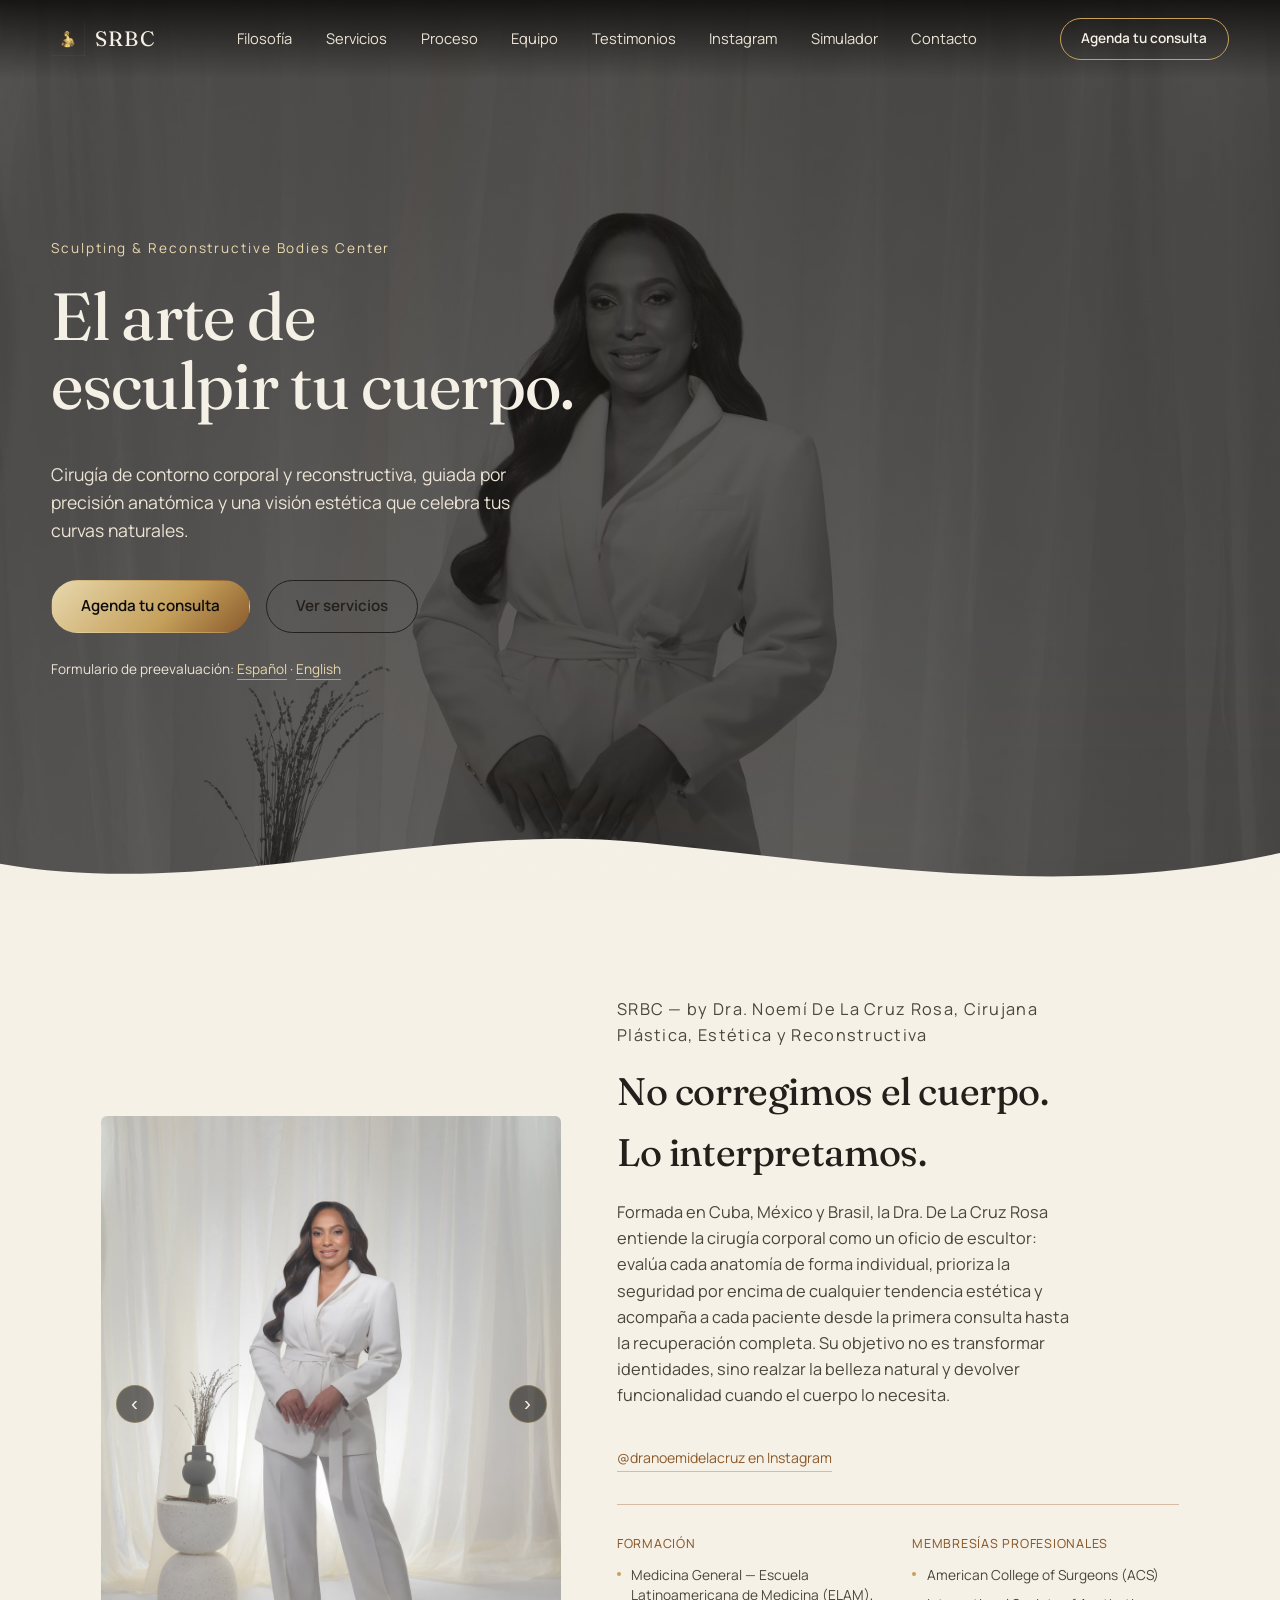
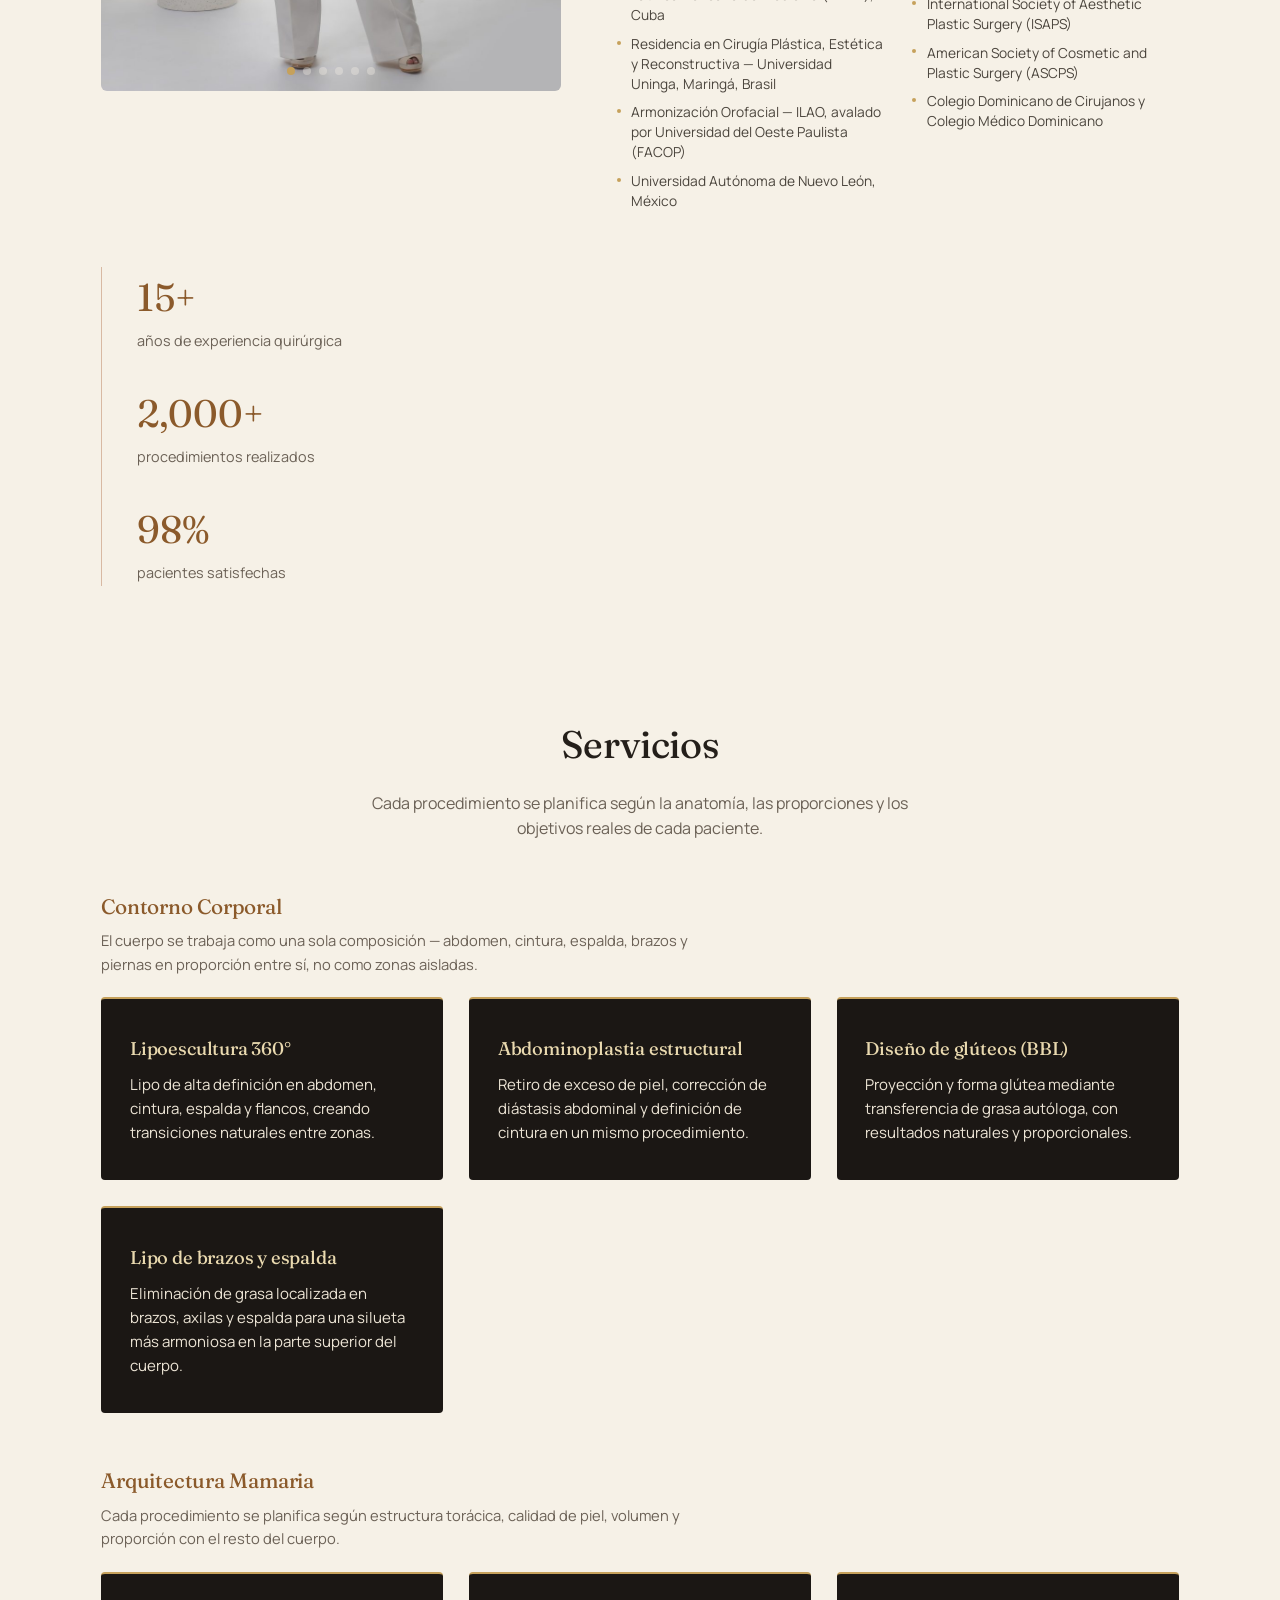
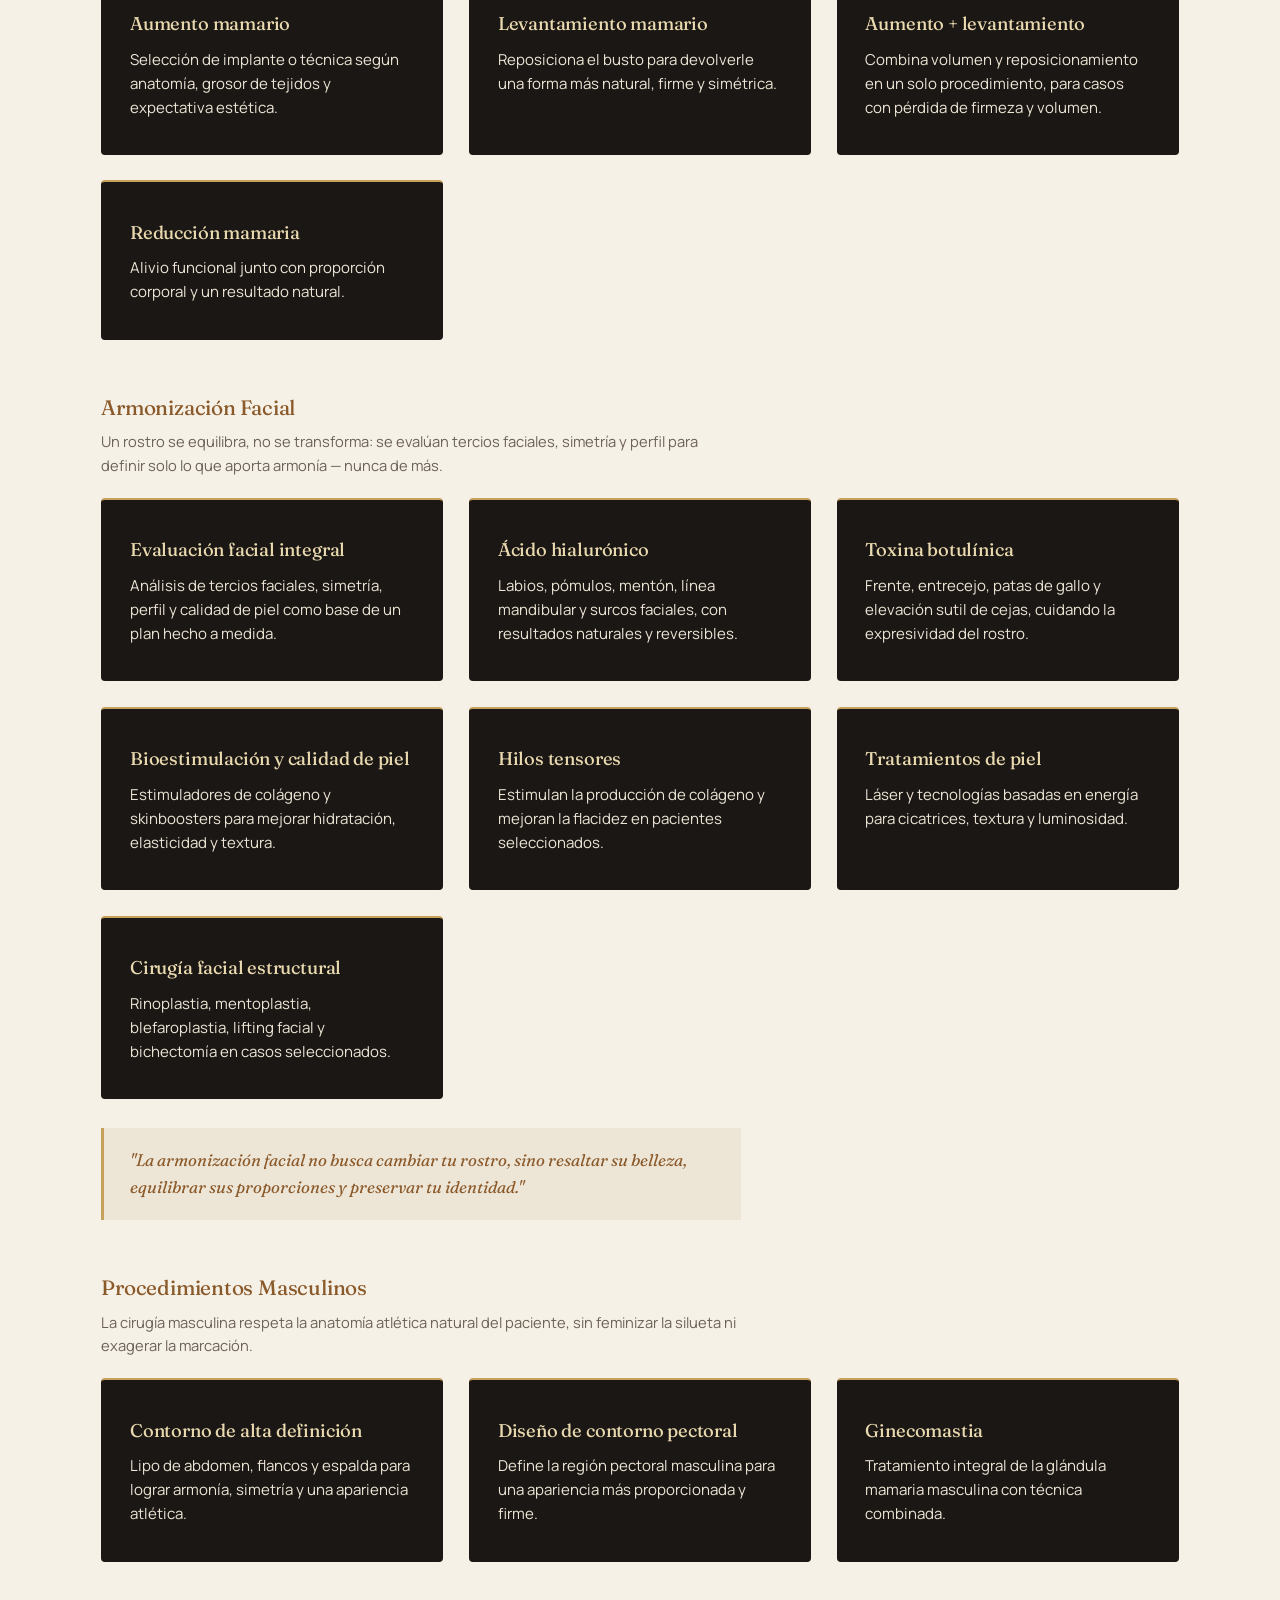
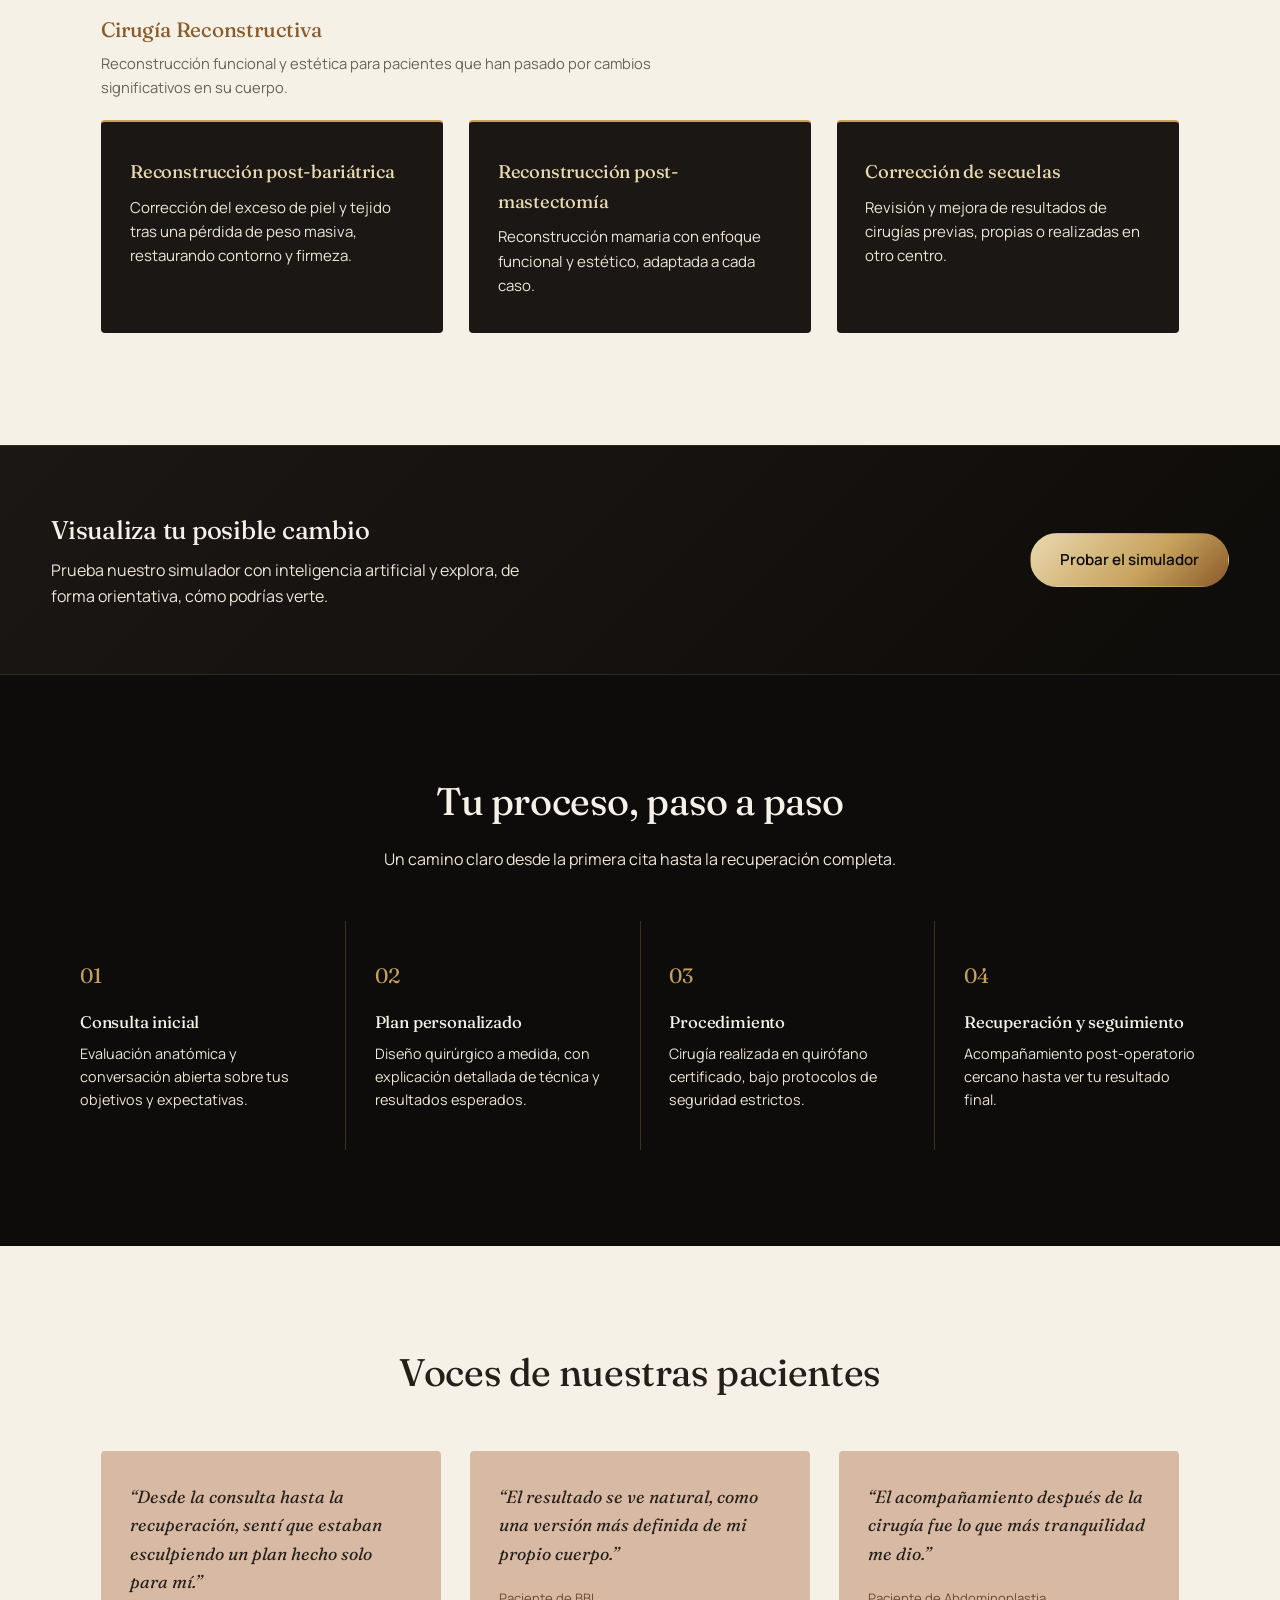
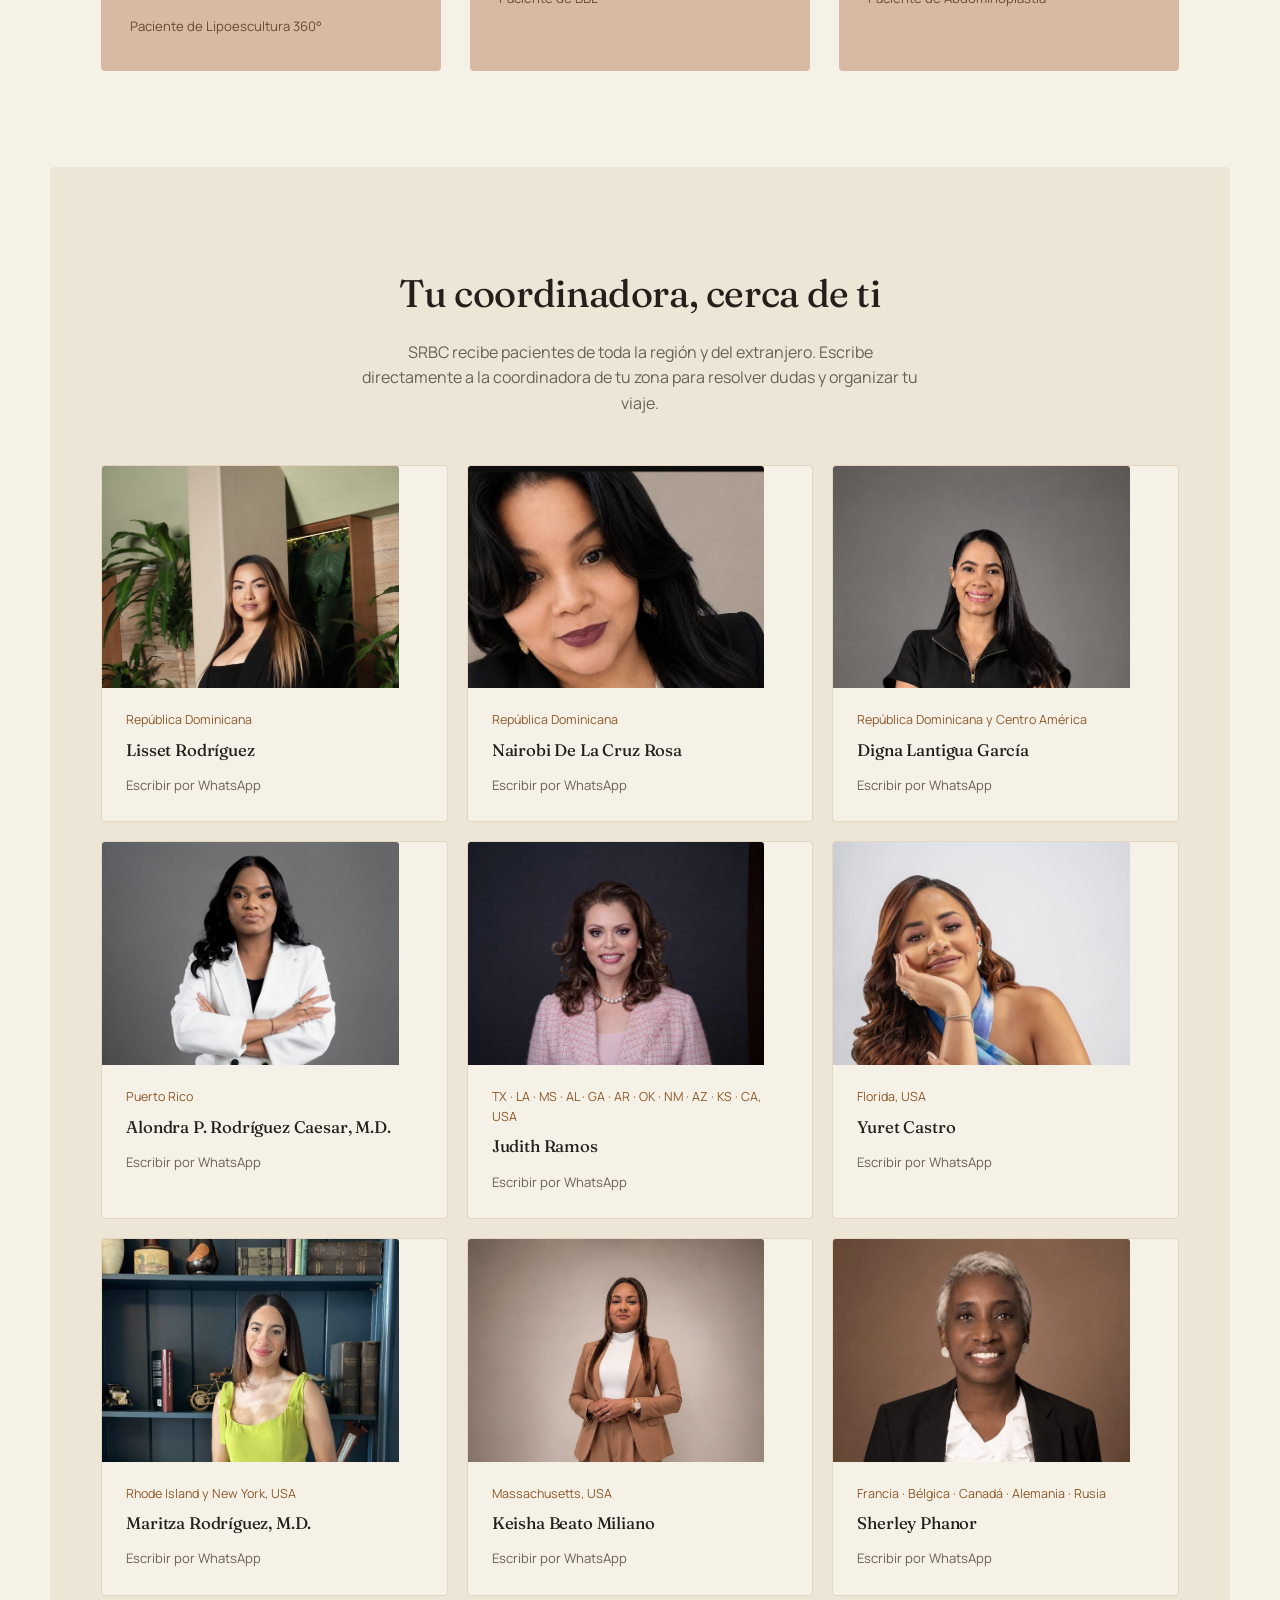
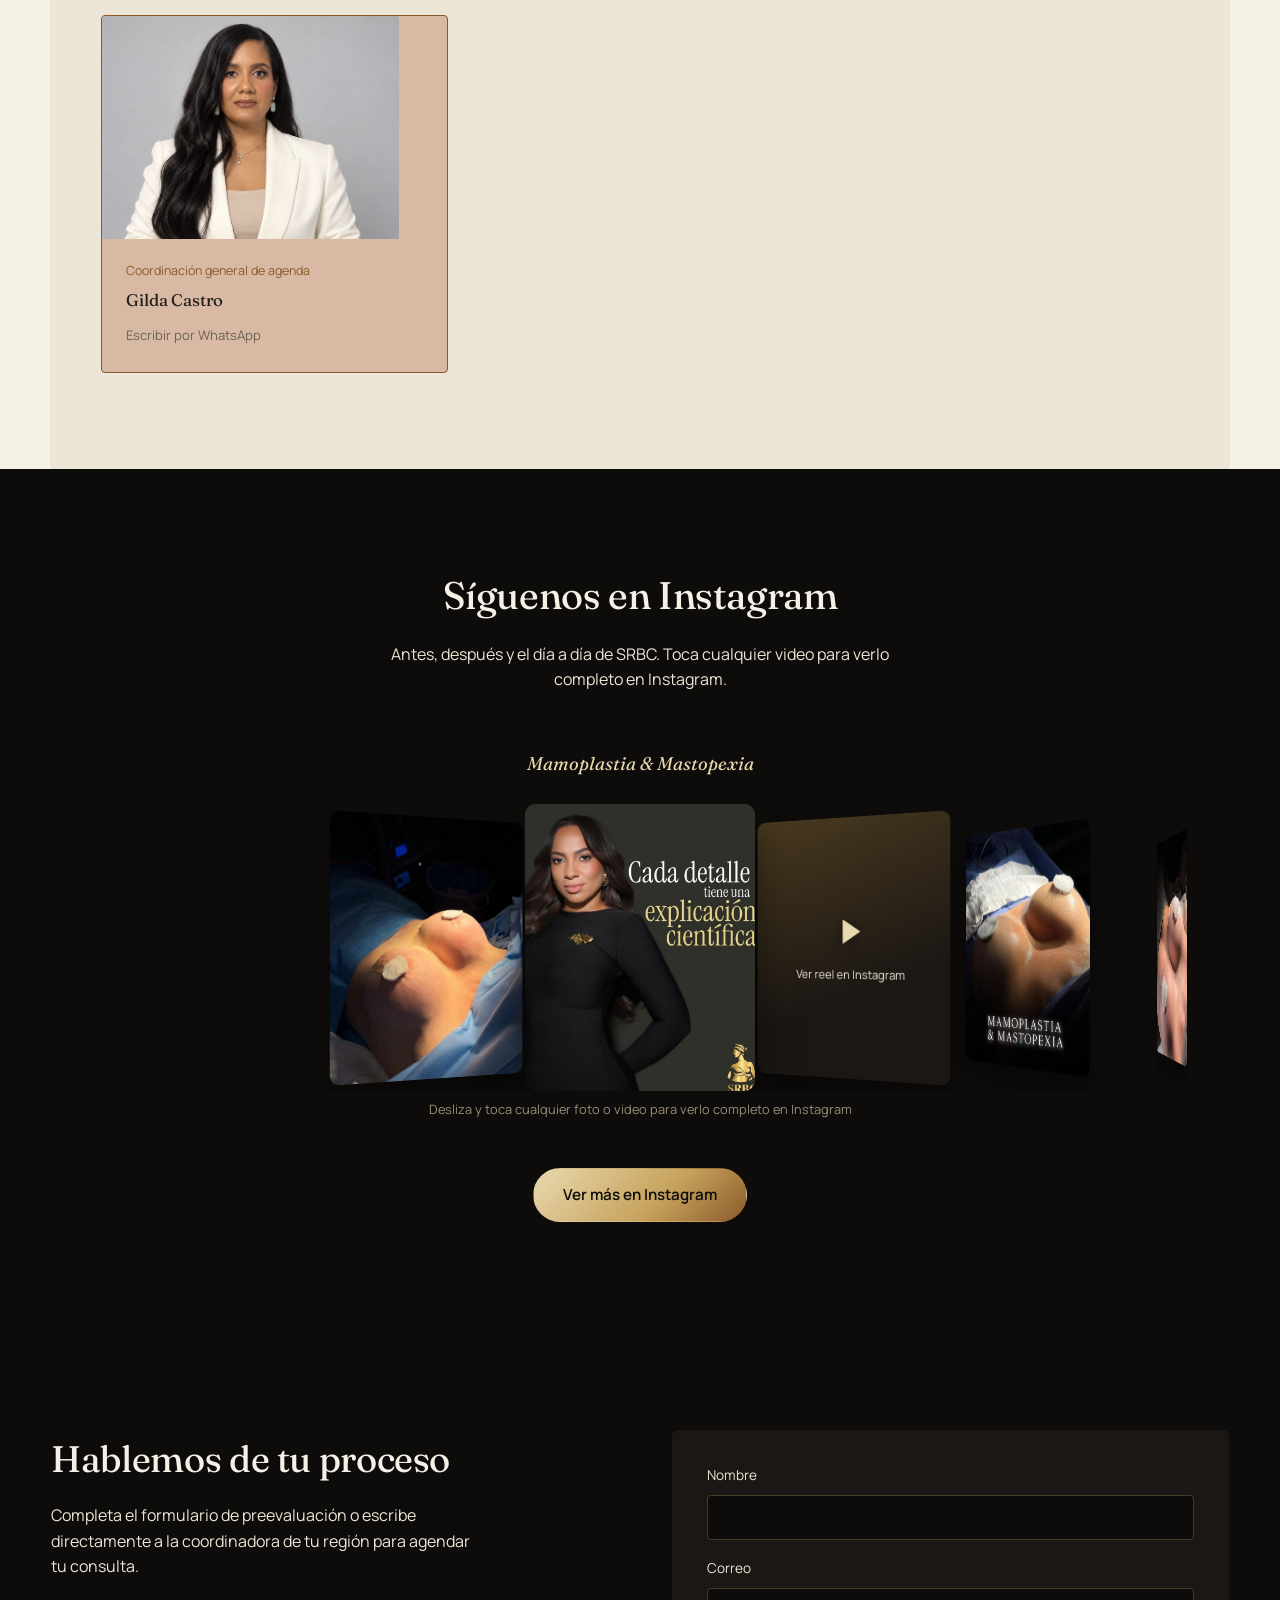
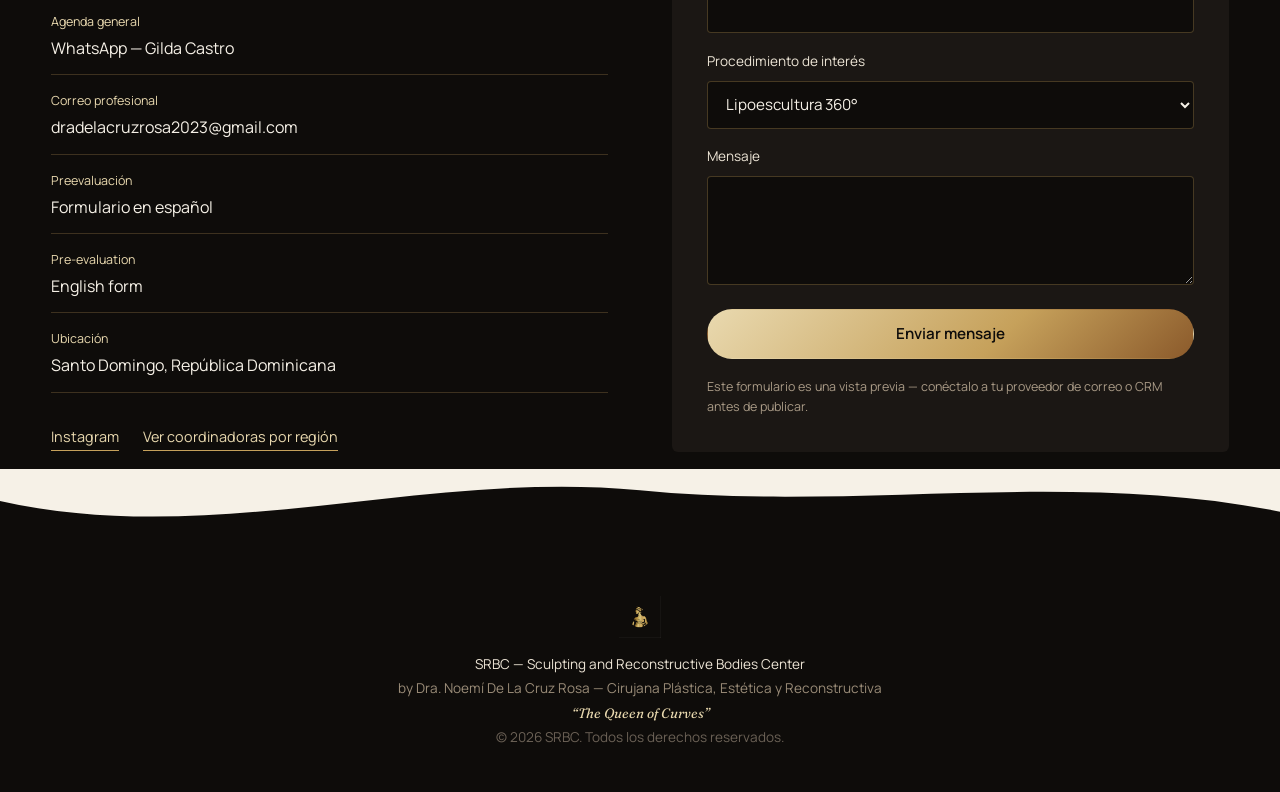
<file: index.html>
<!DOCTYPE html>
<html lang="es">
<head>
<meta charset="UTF-8">
<meta name="viewport" content="width=device-width, initial-scale=1.0">
<title>SRBC — Sculpting and Reconstructive Bodies Center</title>
<meta name="description" content="SRBC, Sculpting and Reconstructive Bodies Center. Cirugía de contorno corporal y reconstructiva. La Reina de las Curvas.">
<link rel="icon" type="image/png" sizes="32x32" href="assets/favicon-32.png">
<link rel="apple-touch-icon" href="assets/favicon-180.png">
<link rel="preconnect" href="https://fonts.googleapis.com">
<link rel="preconnect" href="https://fonts.gstatic.com" crossorigin>
<link href="https://fonts.googleapis.com/css2?family=Fraunces:ital,opsz,wght@0,9..144,300;0,9..144,450;0,9..144,600;1,9..144,450&family=Manrope:wght@400;500;600;700&display=swap" rel="stylesheet">
<link rel="stylesheet" href="css/style.css">
<link rel="stylesheet" href="vendor/swiper/swiper-bundle.min.css">
</head>
<body>

<div class="grain"></div>

<header class="nav" id="nav">
  <a href="#top" class="nav__brand">
    <img src="assets/icon.png" alt="" class="nav__mark">
    <span>SRBC</span>
  </a>
  <nav class="nav__links">
    <a href="#filosofia">Filosofía</a>
    <a href="#servicios">Servicios</a>
    <a href="#proceso">Proceso</a>
    <a href="#equipo">Equipo</a>
    <a href="#testimonios">Testimonios</a>
    <a href="#instagram">Instagram</a>
    <a href="simulador.html">Simulador</a>
    <a href="#contacto">Contacto</a>
  </nav>
  <a href="#contacto" class="btn btn--ghost nav__cta">Agenda tu consulta</a>
  <button class="nav__burger" id="burger" aria-label="Abrir menú">
    <span></span><span></span><span></span>
  </button>
</header>

<div class="mobile-menu" id="mobileMenu">
  <a href="#filosofia">Filosofía</a>
  <a href="#servicios">Servicios</a>
  <a href="#proceso">Proceso</a>
  <a href="#equipo">Equipo</a>
  <a href="#testimonios">Testimonios</a>
  <a href="#instagram">Instagram</a>
  <a href="simulador.html">Simulador</a>
  <a href="#contacto">Contacto</a>
</div>

<main id="top">

  <!-- HERO -->
  <section class="hero">
    <div class="hero__watermark" id="heroWatermark" aria-hidden="true">
      <video class="hero__media hero__media--video" id="heroVideo" autoplay muted playsinline preload="auto">
        <source src="assets/video/hero-intro.mp4" type="video/mp4">
      </video>
      <img class="hero__media hero__media--photo" id="heroPhotoFrame" src="assets/dra/dra-hero.jpg" alt="">
    </div>
    <div class="hero__content">
      <p class="hero__eyebrow">Sculpting &amp; Reconstructive Bodies Center</p>
      <h1 class="hero__title">El arte de<br>esculpir tu cuerpo.</h1>
      <p class="hero__sub">Cirugía de contorno corporal y reconstructiva, guiada por precisión anatómica y una visión estética que celebra tus curvas naturales.</p>
      <div class="hero__actions">
        <a href="#contacto" class="btn btn--gold">Agenda tu consulta</a>
        <a href="#servicios" class="btn btn--line">Ver servicios</a>
      </div>
      <p class="hero__forms">
        Formulario de preevaluación:
        <a href="https://docs.google.com/forms/d/e/1FAIpQLSfpy3Q2WQ31fbOKQL_Ang1kvFFuwmuh7iSYCo7qlQDqe3Dbtg/viewform" target="_blank" rel="noopener">Español</a>
        ·
        <a href="https://docs.google.com/forms/d/e/1FAIpQLSeNxPkJJ8jvRSx4qJdWztslW3YcWrieEKx0u1B4K1dFPne41w/viewform" target="_blank" rel="noopener">English</a>
      </p>
    </div>
    <svg class="curve-divider" viewBox="0 0 1440 120" preserveAspectRatio="none" aria-hidden="true">
      <path d="M0,64 C240,120 480,0 720,32 C960,64 1200,120 1440,48 L1440,120 L0,120 Z"></path>
    </svg>
  </section>

  <!-- FILOSOFIA / LA DRA. -->
  <section class="philosophy" id="filosofia">
    <div class="doctor">
      <div class="doctor__carousel" id="doctorCarousel">
        <div class="doctor__track" id="doctorTrack">
          <div class="doctor__slide"><img src="assets/dra/dra-1.jpg" alt="Dra. Noemí De La Cruz Rosa, cirujana plástica de SRBC"></div>
          <div class="doctor__slide"><img src="assets/dra/dra-2.jpg" alt="Dra. Noemí De La Cruz Rosa"></div>
          <div class="doctor__slide"><img src="assets/dra/dra-3.jpg" alt="Dra. Noemí De La Cruz Rosa"></div>
          <div class="doctor__slide"><img src="assets/dra/dra-4.jpg" alt="Dra. Noemí De La Cruz Rosa"></div>
          <div class="doctor__slide"><img src="assets/dra/dra-5.jpg" alt="Dra. Noemí De La Cruz Rosa"></div>
          <div class="doctor__slide"><img src="assets/dra/dra-6.jpg" alt="Dra. Noemí De La Cruz Rosa"></div>
        </div>
        <button class="doctor__nav doctor__nav--prev" id="doctorPrev" aria-label="Foto anterior">‹</button>
        <button class="doctor__nav doctor__nav--next" id="doctorNext" aria-label="Foto siguiente">›</button>
        <div class="doctor__dots" id="doctorDots"></div>
      </div>
      <div class="philosophy__text">
        <p class="doctor__eyebrow">SRBC — by Dra. Noemí De La Cruz Rosa, Cirujana Plástica, Estética y Reconstructiva</p>
        <h2>No corregimos el cuerpo.<br>Lo interpretamos.</h2>
        <p>Formada en Cuba, México y Brasil, la Dra. De La Cruz Rosa entiende la cirugía corporal como un oficio de escultor: evalúa cada anatomía de forma individual, prioriza la seguridad por encima de cualquier tendencia estética y acompaña a cada paciente desde la primera consulta hasta la recuperación completa. Su objetivo no es transformar identidades, sino realzar la belleza natural y devolver funcionalidad cuando el cuerpo lo necesita.</p>
        <a href="https://www.instagram.com/dranoemidelacruz" target="_blank" rel="noopener" class="philosophy__ig">@dranoemidelacruz en Instagram</a>

        <div class="credentials">
          <div class="credentials__col">
            <h3>Formación</h3>
            <ul>
              <li>Medicina General — Escuela Latinoamericana de Medicina (ELAM), Cuba</li>
              <li>Residencia en Cirugía Plástica, Estética y Reconstructiva — Universidad Uninga, Maringá, Brasil</li>
              <li>Armonización Orofacial — ILAO, avalado por Universidad del Oeste Paulista (FACOP)</li>
              <li>Universidad Autónoma de Nuevo León, México</li>
            </ul>
          </div>
          <div class="credentials__col">
            <h3>Membresías profesionales</h3>
            <ul>
              <li>American College of Surgeons (ACS)</li>
              <li>International Society of Aesthetic Plastic Surgery (ISAPS)</li>
              <li>American Society of Cosmetic and Plastic Surgery (ASCPS)</li>
              <li>Colegio Dominicano de Cirujanos y Colegio Médico Dominicano</li>
            </ul>
          </div>
        </div>
      </div>
    </div>
    <div class="philosophy__stats">
      <div class="stat">
        <span class="stat__num">15+</span>
        <span class="stat__label">años de experiencia quirúrgica</span>
      </div>
      <div class="stat">
        <span class="stat__num">2,000+</span>
        <span class="stat__label">procedimientos realizados</span>
      </div>
      <div class="stat">
        <span class="stat__num">98%</span>
        <span class="stat__label">pacientes satisfechas</span>
      </div>
    </div>
  </section>

  <!-- SERVICIOS -->
  <section class="services" id="servicios">
    <div class="section-head">
      <h2>Servicios</h2>
      <p>Cada procedimiento se planifica según la anatomía, las proporciones y los objetivos reales de cada paciente.</p>
    </div>

    <div class="service-group">
      <div class="service-group__head">
        <h3>Contorno Corporal</h3>
        <p>El cuerpo se trabaja como una sola composición — abdomen, cintura, espalda, brazos y piernas en proporción entre sí, no como zonas aisladas.</p>
      </div>
      <div class="services__grid">
        <article class="service-card">
          <h3>Lipoescultura 360°</h3>
          <p>Lipo de alta definición en abdomen, cintura, espalda y flancos, creando transiciones naturales entre zonas.</p>
        </article>
        <article class="service-card">
          <h3>Abdominoplastia estructural</h3>
          <p>Retiro de exceso de piel, corrección de diástasis abdominal y definición de cintura en un mismo procedimiento.</p>
        </article>
        <article class="service-card">
          <h3>Diseño de glúteos (BBL)</h3>
          <p>Proyección y forma glútea mediante transferencia de grasa autóloga, con resultados naturales y proporcionales.</p>
        </article>
        <article class="service-card">
          <h3>Lipo de brazos y espalda</h3>
          <p>Eliminación de grasa localizada en brazos, axilas y espalda para una silueta más armoniosa en la parte superior del cuerpo.</p>
        </article>
      </div>
    </div>

    <div class="service-group">
      <div class="service-group__head">
        <h3>Arquitectura Mamaria</h3>
        <p>Cada procedimiento se planifica según estructura torácica, calidad de piel, volumen y proporción con el resto del cuerpo.</p>
      </div>
      <div class="services__grid">
        <article class="service-card">
          <h3>Aumento mamario</h3>
          <p>Selección de implante o técnica según anatomía, grosor de tejidos y expectativa estética.</p>
        </article>
        <article class="service-card">
          <h3>Levantamiento mamario</h3>
          <p>Reposiciona el busto para devolverle una forma más natural, firme y simétrica.</p>
        </article>
        <article class="service-card">
          <h3>Aumento + levantamiento</h3>
          <p>Combina volumen y reposicionamiento en un solo procedimiento, para casos con pérdida de firmeza y volumen.</p>
        </article>
        <article class="service-card">
          <h3>Reducción mamaria</h3>
          <p>Alivio funcional junto con proporción corporal y un resultado natural.</p>
        </article>
      </div>
    </div>

    <div class="service-group">
      <div class="service-group__head">
        <h3>Armonización Facial</h3>
        <p>Un rostro se equilibra, no se transforma: se evalúan tercios faciales, simetría y perfil para definir solo lo que aporta armonía — nunca de más.</p>
      </div>
      <div class="services__grid">
        <article class="service-card">
          <h3>Evaluación facial integral</h3>
          <p>Análisis de tercios faciales, simetría, perfil y calidad de piel como base de un plan hecho a medida.</p>
        </article>
        <article class="service-card">
          <h3>Ácido hialurónico</h3>
          <p>Labios, pómulos, mentón, línea mandibular y surcos faciales, con resultados naturales y reversibles.</p>
        </article>
        <article class="service-card">
          <h3>Toxina botulínica</h3>
          <p>Frente, entrecejo, patas de gallo y elevación sutil de cejas, cuidando la expresividad del rostro.</p>
        </article>
        <article class="service-card">
          <h3>Bioestimulación y calidad de piel</h3>
          <p>Estimuladores de colágeno y skinboosters para mejorar hidratación, elasticidad y textura.</p>
        </article>
        <article class="service-card">
          <h3>Hilos tensores</h3>
          <p>Estimulan la producción de colágeno y mejoran la flacidez en pacientes seleccionados.</p>
        </article>
        <article class="service-card">
          <h3>Tratamientos de piel</h3>
          <p>Láser y tecnologías basadas en energía para cicatrices, textura y luminosidad.</p>
        </article>
        <article class="service-card">
          <h3>Cirugía facial estructural</h3>
          <p>Rinoplastia, mentoplastia, blefaroplastia, lifting facial y bichectomía en casos seleccionados.</p>
        </article>
      </div>
      <p class="service-group__quote">"La armonización facial no busca cambiar tu rostro, sino resaltar su belleza, equilibrar sus proporciones y preservar tu identidad."</p>
    </div>

    <div class="service-group">
      <div class="service-group__head">
        <h3>Procedimientos Masculinos</h3>
        <p>La cirugía masculina respeta la anatomía atlética natural del paciente, sin feminizar la silueta ni exagerar la marcación.</p>
      </div>
      <div class="services__grid">
        <article class="service-card">
          <h3>Contorno de alta definición</h3>
          <p>Lipo de abdomen, flancos y espalda para lograr armonía, simetría y una apariencia atlética.</p>
        </article>
        <article class="service-card">
          <h3>Diseño de contorno pectoral</h3>
          <p>Define la región pectoral masculina para una apariencia más proporcionada y firme.</p>
        </article>
        <article class="service-card">
          <h3>Ginecomastia</h3>
          <p>Tratamiento integral de la glándula mamaria masculina con técnica combinada.</p>
        </article>
      </div>
    </div>

    <div class="service-group">
      <div class="service-group__head">
        <h3>Cirugía Reconstructiva</h3>
        <p>Reconstrucción funcional y estética para pacientes que han pasado por cambios significativos en su cuerpo.</p>
      </div>
      <div class="services__grid">
        <article class="service-card">
          <h3>Reconstrucción post-bariátrica</h3>
          <p>Corrección del exceso de piel y tejido tras una pérdida de peso masiva, restaurando contorno y firmeza.</p>
        </article>
        <article class="service-card">
          <h3>Reconstrucción post-mastectomía</h3>
          <p>Reconstrucción mamaria con enfoque funcional y estético, adaptada a cada caso.</p>
        </article>
        <article class="service-card">
          <h3>Corrección de secuelas</h3>
          <p>Revisión y mejora de resultados de cirugías previas, propias o realizadas en otro centro.</p>
        </article>
      </div>
    </div>
  </section>

  <!-- SIMULADOR IA (teaser) -->
  <section class="sim-teaser">
    <div class="sim-teaser__inner">
      <div>
        <h2>Visualiza tu posible cambio</h2>
        <p>Prueba nuestro simulador con inteligencia artificial y explora, de forma orientativa, cómo podrías verte.</p>
      </div>
      <a href="simulador.html" class="btn btn--gold">Probar el simulador</a>
    </div>
  </section>

  <!-- PROCESO -->
  <section class="process" id="proceso">
    <div class="section-head section-head--light">
      <h2>Tu proceso, paso a paso</h2>
      <p>Un camino claro desde la primera cita hasta la recuperación completa.</p>
    </div>
    <ol class="process__list">
      <li class="process__item">
        <span class="process__num">01</span>
        <h3>Consulta inicial</h3>
        <p>Evaluación anatómica y conversación abierta sobre tus objetivos y expectativas.</p>
      </li>
      <li class="process__item">
        <span class="process__num">02</span>
        <h3>Plan personalizado</h3>
        <p>Diseño quirúrgico a medida, con explicación detallada de técnica y resultados esperados.</p>
      </li>
      <li class="process__item">
        <span class="process__num">03</span>
        <h3>Procedimiento</h3>
        <p>Cirugía realizada en quirófano certificado, bajo protocolos de seguridad estrictos.</p>
      </li>
      <li class="process__item">
        <span class="process__num">04</span>
        <h3>Recuperación y seguimiento</h3>
        <p>Acompañamiento post-operatorio cercano hasta ver tu resultado final.</p>
      </li>
    </ol>
  </section>

  <!-- TESTIMONIOS -->
  <section class="testimonials" id="testimonios">
    <div class="section-head">
      <h2>Voces de nuestras pacientes</h2>
    </div>
    <div class="testimonials__grid">
      <blockquote class="quote">
        <p>“Desde la consulta hasta la recuperación, sentí que estaban esculpiendo un plan hecho solo para mí.”</p>
        <cite>Paciente de Lipoescultura 360°</cite>
      </blockquote>
      <blockquote class="quote">
        <p>“El resultado se ve natural, como una versión más definida de mi propio cuerpo.”</p>
        <cite>Paciente de BBL</cite>
      </blockquote>
      <blockquote class="quote">
        <p>“El acompañamiento después de la cirugía fue lo que más tranquilidad me dio.”</p>
        <cite>Paciente de Abdominoplastia</cite>
      </blockquote>
    </div>
  </section>

  <!-- EQUIPO / COORDINADORAS -->
  <section class="team" id="equipo">
    <div class="section-head">
      <h2>Tu coordinadora, cerca de ti</h2>
      <p>SRBC recibe pacientes de toda la región y del extranjero. Escribe directamente a la coordinadora de tu zona para resolver dudas y organizar tu viaje.</p>
    </div>
    <div class="team__grid">
      <a class="team-card team-card--photo" href="https://wa.link/s36nqw" target="_blank" rel="noopener">
        <img src="assets/team/team-lisset.jpg" alt="Lisset Rodríguez" class="team-card__photo">
        <span class="team-card__region">República Dominicana</span>
        <h3>Lisset Rodríguez</h3>
        <span class="team-card__link">Escribir por WhatsApp</span>
      </a>
      <a class="team-card team-card--photo" href="https://wa.link/1f66n4" target="_blank" rel="noopener">
        <img src="assets/team/team-nairobi.jpg" alt="Nairobi De La Cruz Rosa" class="team-card__photo">
        <span class="team-card__region">República Dominicana</span>
        <h3>Nairobi De La Cruz Rosa</h3>
        <span class="team-card__link">Escribir por WhatsApp</span>
      </a>
      <a class="team-card team-card--photo" href="https://wa.link/1m9gff" target="_blank" rel="noopener">
        <img src="assets/team/team-digna.jpg" alt="Digna Lantigua García" class="team-card__photo">
        <span class="team-card__region">República Dominicana y Centro América</span>
        <h3>Digna Lantigua García</h3>
        <span class="team-card__link">Escribir por WhatsApp</span>
      </a>
      <a class="team-card team-card--photo" href="https://wa.link/1m9gff" target="_blank" rel="noopener">
        <img src="assets/team/team-alondra.jpg" alt="Alondra P. Rodríguez Caesar, M.D." class="team-card__photo">
        <span class="team-card__region">Puerto Rico</span>
        <h3>Alondra P. Rodríguez Caesar, M.D.</h3>
        <span class="team-card__link">Escribir por WhatsApp</span>
      </a>
      <a class="team-card team-card--photo" href="https://wa.link/tkn4r2" target="_blank" rel="noopener">
        <img src="assets/team/team-judith.jpg" alt="Judith Ramos" class="team-card__photo">
        <span class="team-card__region">TX · LA · MS · AL · GA · AR · OK · NM · AZ · KS · CA, USA</span>
        <h3>Judith Ramos</h3>
        <span class="team-card__link">Escribir por WhatsApp</span>
      </a>
      <a class="team-card team-card--photo" href="https://wa.link/68tjw4" target="_blank" rel="noopener">
        <img src="assets/team/team-yuret.jpg" alt="Yuret Castro" class="team-card__photo">
        <span class="team-card__region">Florida, USA</span>
        <h3>Yuret Castro</h3>
        <span class="team-card__link">Escribir por WhatsApp</span>
      </a>
      <a class="team-card team-card--photo" href="https://wa.link/5i8nii" target="_blank" rel="noopener">
        <img src="assets/team/team-maritza.jpg" alt="Maritza Rodríguez, M.D." class="team-card__photo">
        <span class="team-card__region">Rhode Island y New York, USA</span>
        <h3>Maritza Rodríguez, M.D.</h3>
        <span class="team-card__link">Escribir por WhatsApp</span>
      </a>
      <a class="team-card team-card--photo" href="https://wa.link/81so6y" target="_blank" rel="noopener">
        <img src="assets/team/team-keisha.jpg" alt="Keisha Beato Miliano" class="team-card__photo">
        <span class="team-card__region">Massachusetts, USA</span>
        <h3>Keisha Beato Miliano</h3>
        <span class="team-card__link">Escribir por WhatsApp</span>
      </a>
      <a class="team-card team-card--photo" href="https://wa.link/gv9gao" target="_blank" rel="noopener">
        <img src="assets/team/team-sherley.jpg" alt="Sherley Phanor" class="team-card__photo">
        <span class="team-card__region">Francia · Bélgica · Canadá · Alemania · Rusia</span>
        <h3>Sherley Phanor</h3>
        <span class="team-card__link">Escribir por WhatsApp</span>
      </a>
      <a class="team-card team-card--accent team-card--photo" href="https://wa.link/4ilnt2" target="_blank" rel="noopener">
        <img src="assets/team/team-gilda.jpg" alt="Gilda Castro" class="team-card__photo">
        <span class="team-card__region">Coordinación general de agenda</span>
        <h3>Gilda Castro</h3>
        <span class="team-card__link">Escribir por WhatsApp</span>
      </a>
    </div>
  </section>

  <!-- INSTAGRAM -->
  <section class="instagram-feed" id="instagram">
    <div class="section-head section-head--light">
      <h2>Síguenos en Instagram</h2>
      <p>Antes, después y el día a día de SRBC. Toca cualquier video para verlo completo en Instagram.</p>
    </div>
    <div class="ig-gallery">
      <p class="ig-gallery__label">Mamoplastia & Mastopexia</p>
      <div class="swiper igSwiper">
        <div class="swiper-wrapper">
          <a class="swiper-slide swiper-slide--video" href="https://www.instagram.com/reel/DdUuZNpyc6Q/" target="_blank" rel="noopener">
            <span class="swiper-slide__video-thumb">
              <svg class="swiper-slide__play" viewBox="0 0 24 24" aria-hidden="true"><path d="M8 5v14l11-7z"/></svg>
              <span class="swiper-slide__video-label">Ver reel en Instagram</span>
            </span>
          </a>
          <a class="swiper-slide" href="https://www.instagram.com/p/DaYKl8BkX0l/" target="_blank" rel="noopener">
            <img src="assets/instagram/post-1.jpg" alt="Resultado quirúrgico de mamoplastia y mastopexia — SRBC">
          </a>
          <a class="swiper-slide" href="https://www.instagram.com/p/DaYKl8BkX0l/" target="_blank" rel="noopener">
            <img src="assets/instagram/post-2.jpg" alt="Resultado postoperatorio de mamoplastia y mastopexia — SRBC">
          </a>
          <a class="swiper-slide" href="https://www.instagram.com/p/DaYKl8BkX0l/" target="_blank" rel="noopener">
            <img src="assets/instagram/post-3.jpg" alt="Detalle de resultado de mamoplastia y mastopexia — SRBC">
          </a>
          <a class="swiper-slide" href="https://www.instagram.com/p/DaYKl8BkX0l/" target="_blank" rel="noopener">
            <img src="assets/instagram/post-4.jpg" alt="Resultado de mamoplastia y mastopexia en quirófano — SRBC">
          </a>
          <a class="swiper-slide" href="https://www.instagram.com/p/DaYKl8BkX0l/" target="_blank" rel="noopener">
            <img src="assets/instagram/post-5.jpg" alt="Dra. Noemí De La Cruz Rosa — Cada detalle tiene una explicación científica">
          </a>
        </div>
      </div>
      <p class="ig-gallery__hint">Desliza y toca cualquier foto o video para verlo completo en Instagram</p>
    </div>

    <a href="https://www.instagram.com/dranoemidelacruz" target="_blank" rel="noopener" class="btn btn--gold instagram-feed__cta">Ver más en Instagram</a>
  </section>

  <!-- CONTACTO -->
  <section class="contact" id="contacto">
    <svg class="curve-divider curve-divider--top" viewBox="0 0 1440 120" preserveAspectRatio="none" aria-hidden="true">
      <path d="M0,48 C240,120 480,0 720,32 C960,64 1200,0 1440,64 L1440,0 L0,0 Z"></path>
    </svg>
    <div class="contact__inner">
      <div class="contact__info">
        <h2>Hablemos de tu proceso</h2>
        <p>Completa el formulario de preevaluación o escribe directamente a la coordinadora de tu región para agendar tu consulta.</p>
        <ul class="contact__list">
          <li><span>Agenda general</span><a href="https://wa.link/4ilnt2" target="_blank" rel="noopener">WhatsApp — Gilda Castro</a></li>
          <li><span>Correo profesional</span><a href="mailto:dradelacruzrosa2023@gmail.com">dradelacruzrosa2023@gmail.com</a></li>
          <li><span>Preevaluación</span>
            <a href="https://docs.google.com/forms/d/e/1FAIpQLSfpy3Q2WQ31fbOKQL_Ang1kvFFuwmuh7iSYCo7qlQDqe3Dbtg/viewform" target="_blank" rel="noopener">Formulario en español</a>
          </li>
          <li><span>Pre-evaluation</span>
            <a href="https://docs.google.com/forms/d/e/1FAIpQLSeNxPkJJ8jvRSx4qJdWztslW3YcWrieEKx0u1B4K1dFPne41w/viewform" target="_blank" rel="noopener">English form</a>
          </li>
          <li><span>Ubicación</span>Santo Domingo, República Dominicana</li>
        </ul>
        <div class="contact__social">
          <a href="https://www.instagram.com/dranoemidelacruz" target="_blank" rel="noopener" aria-label="Instagram">Instagram</a>
          <a href="#equipo" aria-label="Coordinadoras">Ver coordinadoras por región</a>
        </div>
      </div>
      <form class="contact__form" onsubmit="return false;">
        <label>Nombre
          <input type="text" name="nombre" required>
        </label>
        <label>Correo
          <input type="email" name="correo" required>
        </label>
        <label>Procedimiento de interés
          <select name="procedimiento">
            <option>Lipoescultura 360°</option>
            <option>BBL — Brazilian Butt Lift</option>
            <option>Abdominoplastia</option>
            <option>Mamoplastia</option>
            <option>Cirugía reconstructiva</option>
            <option>Otro</option>
          </select>
        </label>
        <label>Mensaje
          <textarea name="mensaje" rows="4"></textarea>
        </label>
        <button type="submit" class="btn btn--gold">Enviar mensaje</button>
        <p class="contact__note">Este formulario es una vista previa — conéctalo a tu proveedor de correo o CRM antes de publicar.</p>
      </form>
    </div>
  </section>

</main>

<footer class="footer">
  <img src="assets/icon.png" alt="" class="footer__mark">
  <p>SRBC — Sculpting and Reconstructive Bodies Center</p>
  <p class="footer__by">by Dra. Noemí De La Cruz Rosa — Cirujana Plástica, Estética y Reconstructiva</p>
  <p class="footer__tagline">“The Queen of Curves”</p>
  <p class="footer__copy">© <span id="year"></span> SRBC. Todos los derechos reservados.</p>
</footer>

<script src="vendor/swiper/swiper-bundle.min.js"></script>
<script src="js/script.js"></script>
</body>
</html>
</file>
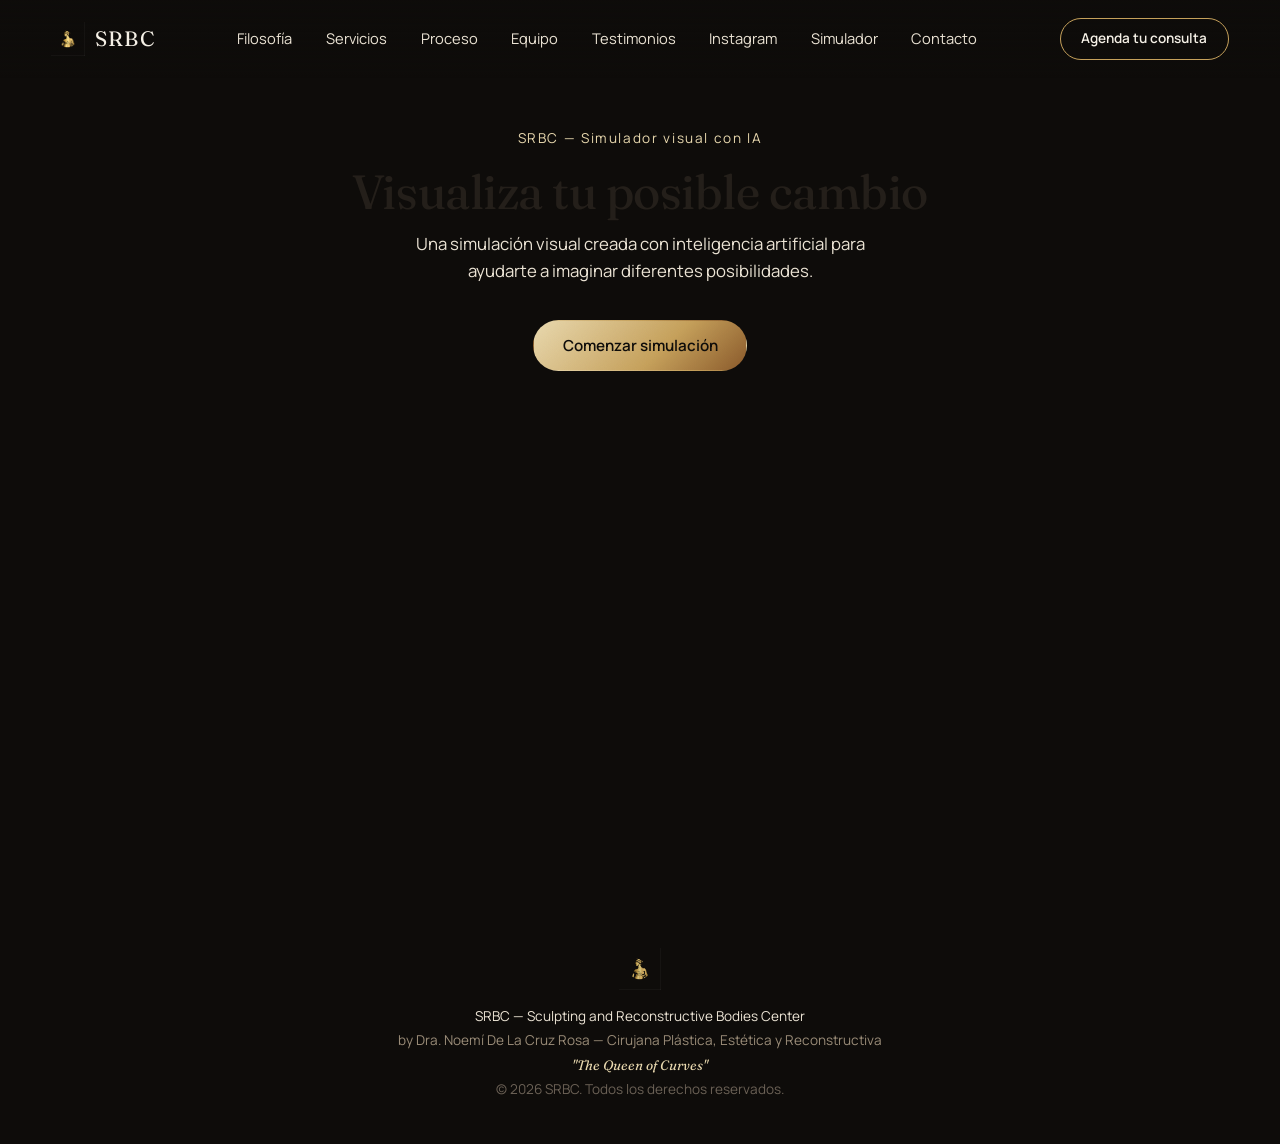
<file: simulador.html>
<!DOCTYPE html>
<html lang="es">
<head>
<meta charset="UTF-8">
<meta name="viewport" content="width=device-width, initial-scale=1.0">
<title>Simulador visual con IA — SRBC</title>
<meta name="description" content="Simulador visual orientativo creado con inteligencia artificial. SRBC — Sculpting and Reconstructive Bodies Center.">
<meta name="robots" content="noindex">
<link rel="icon" type="image/png" sizes="32x32" href="assets/favicon-32.png">
<link rel="apple-touch-icon" href="assets/favicon-180.png">
<link rel="preconnect" href="https://fonts.googleapis.com">
<link rel="preconnect" href="https://fonts.gstatic.com" crossorigin>
<link href="https://fonts.googleapis.com/css2?family=Fraunces:ital,opsz,wght@0,9..144,300;0,9..144,450;0,9..144,600;1,9..144,450&family=Manrope:wght@400;500;600;700&display=swap" rel="stylesheet">
<link rel="stylesheet" href="css/style.css">
<link rel="stylesheet" href="css/simulador.css">
</head>
<body>

<div class="grain"></div>

<header class="nav" id="nav">
  <a href="index.html#top" class="nav__brand">
    <img src="assets/icon.png" alt="" class="nav__mark">
    <span>SRBC</span>
  </a>
  <nav class="nav__links">
    <a href="index.html#filosofia">Filosofía</a>
    <a href="index.html#servicios">Servicios</a>
    <a href="index.html#proceso">Proceso</a>
    <a href="index.html#equipo">Equipo</a>
    <a href="index.html#testimonios">Testimonios</a>
    <a href="index.html#instagram">Instagram</a>
    <a href="simulador.html" class="is-active-link">Simulador</a>
    <a href="index.html#contacto">Contacto</a>
  </nav>
  <a href="index.html#contacto" class="btn btn--ghost nav__cta">Agenda tu consulta</a>
  <button class="nav__burger" id="burger" aria-label="Abrir menú">
    <span></span><span></span><span></span>
  </button>
</header>

<div class="mobile-menu" id="mobileMenu">
  <a href="index.html#filosofia">Filosofía</a>
  <a href="index.html#servicios">Servicios</a>
  <a href="index.html#proceso">Proceso</a>
  <a href="index.html#equipo">Equipo</a>
  <a href="index.html#testimonios">Testimonios</a>
  <a href="index.html#instagram">Instagram</a>
  <a href="simulador.html">Simulador</a>
  <a href="index.html#contacto">Contacto</a>
</div>

<main class="sim-main">
  <div class="sim-shell">

    <div class="sim-progress" id="simProgress" hidden>
      <div class="sim-progress__step" data-progress="aviso"></div>
      <div class="sim-progress__step" data-progress="foto"></div>
      <div class="sim-progress__step" data-progress="procedimiento"></div>
      <div class="sim-progress__step" data-progress="resultado"></div>
    </div>

    <!-- PANTALLA: LANDING -->
    <section class="sim-screen sim-landing is-active" data-screen="landing">
      <p class="sim-eyebrow">SRBC — Simulador visual con IA</p>
      <h1 class="sim-title">Visualiza tu posible cambio</h1>
      <p class="sim-subtitle">Una simulación visual creada con inteligencia artificial para ayudarte a imaginar diferentes posibilidades.</p>
      <div class="sim-actions">
        <button class="btn btn--gold" id="btnStart">Comenzar simulación</button>
      </div>
    </section>

    <!-- PANTALLA: AVISO -->
    <section class="sim-screen" data-screen="aviso">
      <button class="sim-back" data-back="landing">← Volver</button>
      <h1 class="sim-title" style="font-size:1.8rem;">Antes de comenzar</h1>
      <div class="sim-notice">
        <h2>Importante</h2>
        <p>Esta herramienta genera una simulación visual mediante inteligencia artificial. La imagen resultante es únicamente ilustrativa y no representa un resultado médico garantizado.</p>
        <p>Los resultados reales pueden variar según las características anatómicas, condiciones individuales, técnica quirúrgica y valoración profesional de cada paciente.</p>
        <p>La simulación no sustituye una consulta ni una evaluación médica profesional.</p>
      </div>
      <label class="sim-check">
        <input type="checkbox" id="chkAviso">
        <span>He leído y comprendo que esta es únicamente una simulación visual.</span>
      </label>
      <div class="sim-actions">
        <button class="btn btn--gold is-disabled" id="btnAvisoContinuar" disabled>Continuar</button>
      </div>
    </section>

    <!-- PANTALLA: SUBIR FOTOGRAFÍA -->
    <section class="sim-screen" data-screen="foto">
      <button class="sim-back" data-back="aviso">← Volver</button>
      <h1 class="sim-title" style="font-size:1.8rem;">Sube tu fotografía</h1>
      <p class="sim-subtitle">Utiliza una fotografía reciente, bien iluminada y con la zona que deseas visualizar claramente visible. Tu foto no se sube a ningún servidor: este simulador corre en modo demostración, directamente en tu navegador.</p>

      <p class="sim-error" id="simFotoError"></p>

      <div class="sim-dropzone" id="simDropzone">
        <svg class="sim-dropzone__icon" viewBox="0 0 24 24"><path d="M12 16V4M12 4l-4 4M12 4l4 4" stroke-linecap="round" stroke-linejoin="round"/><path d="M4 16v3a2 2 0 002 2h12a2 2 0 002-2v-3" stroke-linecap="round" stroke-linejoin="round"/></svg>
        <p class="sim-dropzone__text">Arrastra tu foto aquí o toca para elegirla</p>
        <p class="sim-dropzone__hint">JPG, PNG o WEBP · máx. <span id="simMaxSize"></span> MB</p>
        <input type="file" id="simFileInput" accept="image/jpeg,image/jpg,image/png,image/webp">
      </div>

      <div class="sim-preview" id="simPreview">
        <img id="simPreviewImg" alt="Vista previa de tu fotografía">
        <div class="sim-preview__meta">
          <span id="simFileName"></span>
          <button class="sim-preview__remove" id="simRemovePhoto">Quitar foto</button>
        </div>
      </div>

      <div class="sim-actions">
        <button class="btn btn--gold is-disabled" id="btnFotoContinuar" disabled>Continuar</button>
      </div>
    </section>

    <!-- PANTALLA: SELECCIONAR PROCEDIMIENTO -->
    <section class="sim-screen" data-screen="procedimiento">
      <button class="sim-back" data-back="foto">← Volver</button>
      <h1 class="sim-title" style="font-size:1.8rem;">Selecciona un procedimiento</h1>
      <p class="sim-subtitle">Elige el procedimiento que te gustaría visualizar.</p>

      <div id="simProcedureCategories"></div>

      <div class="sim-actions">
        <button class="btn btn--gold is-disabled" id="btnProcedimientoContinuar" disabled>Generar simulación</button>
      </div>
      <p class="sim-limit-note" id="simLimitNote"></p>
    </section>

    <!-- PANTALLA: PROCESANDO -->
    <section class="sim-screen" data-screen="procesando">
      <div class="sim-processing">
        <div class="sim-spinner"></div>
        <p class="sim-processing__title">Preparando tu simulación…</p>
        <p class="sim-processing__text">La inteligencia artificial está preparando una representación visual basada en tu fotografía y el procedimiento seleccionado.</p>
      </div>
    </section>

    <!-- PANTALLA: RESULTADO -->
    <section class="sim-screen" data-screen="resultado">
      <p class="sim-result__label">Tu simulación</p>

      <div class="sim-compare" id="simCompare">
        <img id="simImgBefore" class="sim-compare__before" alt="Fotografía original">
        <img id="simImgAfter" class="sim-compare__after" alt="Simulación visual del procedimiento seleccionado">
        <span class="sim-compare__tag sim-compare__tag--before">Antes</span>
        <span class="sim-compare__tag sim-compare__tag--after">Simulación</span>
        <div class="sim-compare__handle" id="simHandle"></div>
        <span class="sim-compare__watermark">Simulación IA — no es un resultado médico</span>
        <input type="range" class="sim-compare__range" id="simRange" min="0" max="100" value="50" aria-label="Comparar antes y simulación">
      </div>

      <div class="sim-result-note">
        <strong>Recuerda:</strong> esta imagen es una simulación generada mediante inteligencia artificial con fines exclusivamente ilustrativos. No representa necesariamente el resultado que se obtendría mediante un procedimiento real. La valoración, indicación y resultado final deben ser determinados por la Dra. Noemí De La Cruz Rosa después de una evaluación profesional.
      </div>

      <div class="sim-cta">
        <p>¿Quieres saber qué opciones pueden ser adecuadas para ti?</p>
        <div class="sim-actions">
          <a class="btn btn--gold" id="ctaEvaluacion" href="#" target="_blank" rel="noopener">Solicitar evaluación</a>
          <a class="btn btn--line" id="ctaWhatsapp" href="#" target="_blank" rel="noopener">Hablar por WhatsApp</a>
        </div>
        <p class="sim-limit-note"><button class="sim-back" id="btnNuevaSimulacion" style="margin:1.4rem auto 0;">↻ Probar otro procedimiento</button></p>
      </div>
    </section>

  </div>
</main>

<footer class="footer">
  <img src="assets/icon.png" alt="" class="footer__mark">
  <p>SRBC — Sculpting and Reconstructive Bodies Center</p>
  <p class="footer__by">by Dra. Noemí De La Cruz Rosa — Cirujana Plástica, Estética y Reconstructiva</p>
  <p class="footer__tagline">"The Queen of Curves"</p>
  <p class="footer__copy">© <span id="year"></span> SRBC. Todos los derechos reservados.</p>
</footer>

<script src="js/simulador-config.js"></script>
<script src="js/simulador-service.js"></script>
<script src="js/script.js"></script>
<script src="js/simulador-app.js"></script>
</body>
</html>
</file>
<file: css/style.css>
/* ============ Tokens ============ */
:root {
  --black:      #0E0C0A;
  --charcoal:   #1B1714;
  --ivory:      #F6F1E7;
  --ivory-dim:  #EDE5D6;
  --gold:       #C6A15B;
  --gold-light: #E9D9AF;
  --bronze:     #8B5A2B;
  --rose:       #D8B9A3;
  --ink:        #241F1A;

  --serif: "Fraunces", "Iowan Old Style", Georgia, serif;
  --sans: "Manrope", -apple-system, BlinkMacSystemFont, "Segoe UI", sans-serif;

  --container: 1180px;
}

* { box-sizing: border-box; }
html { scroll-behavior: smooth; }

body {
  margin: 0;
  background: var(--ivory);
  color: var(--ink);
  font-family: var(--sans);
  font-size: 16px;
  line-height: 1.6;
  -webkit-font-smoothing: antialiased;
}

img { max-width: 100%; display: block; }
a { color: inherit; text-decoration: none; }

h1, h2, h3 {
  font-family: var(--serif);
  font-weight: 450;
  margin: 0 0 0.4em;
  color: var(--ink);
  letter-spacing: -0.01em;
}

p { margin: 0 0 1em; }

.grain {
  position: fixed;
  inset: 0;
  pointer-events: none;
  z-index: 999;
  opacity: 0.035;
  mix-blend-mode: multiply;
  background-image: url("data:image/svg+xml,%3Csvg xmlns='http://www.w3.org/2000/svg' width='120' height='120'%3E%3Cfilter id='n'%3E%3CfeTurbulence type='fractalNoise' baseFrequency='0.9' numOctaves='2' stitchTiles='stitch'/%3E%3C/filter%3E%3Crect width='100%25' height='100%25' filter='url(%23n)'/%3E%3C/svg%3E");
}

/* ============ Buttons ============ */
.btn {
  display: inline-flex;
  align-items: center;
  justify-content: center;
  padding: 0.9em 1.9em;
  border-radius: 999px;
  font-family: var(--sans);
  font-weight: 600;
  font-size: 0.95rem;
  border: 1px solid transparent;
  cursor: pointer;
  transition: transform 0.25s ease, background 0.25s ease, color 0.25s ease, border-color 0.25s ease;
}
.btn--gold {
  background: linear-gradient(135deg, var(--gold-light), var(--gold) 60%, var(--bronze));
  color: var(--black);
}
.btn--gold:hover { transform: translateY(-2px); }
.btn--line {
  border-color: var(--ink);
  color: var(--ink);
}
.btn--line:hover { background: var(--ink); color: var(--ivory); }
.btn--ghost {
  border-color: var(--gold);
  color: var(--ivory);
  font-size: 0.85rem;
  padding: 0.7em 1.5em;
}
.btn--ghost:hover { background: var(--gold); color: var(--black); }

/* ============ Nav ============ */
.nav {
  position: fixed;
  top: 0; left: 0; right: 0;
  z-index: 100;
  display: flex;
  align-items: center;
  justify-content: space-between;
  padding: 1.1rem clamp(1.25rem, 4vw, 3.5rem);
  background: linear-gradient(to bottom, rgba(14,12,10,0.85), rgba(14,12,10,0));
}
.nav__brand {
  display: flex;
  align-items: center;
  gap: 0.6rem;
  font-family: var(--serif);
  font-size: 1.3rem;
  letter-spacing: 0.06em;
  color: var(--ivory);
}
.nav__mark { width: 34px; height: 34px; object-fit: contain; }
.nav__links {
  display: flex;
  gap: 2.1rem;
}
.nav__links a {
  color: var(--ivory-dim);
  font-size: 0.92rem;
}
.nav__links a:hover { color: var(--gold-light); }
.nav__burger {
  display: none;
  background: none;
  border: none;
  width: 30px;
  height: 22px;
  flex-direction: column;
  justify-content: space-between;
  cursor: pointer;
  padding: 0;
}
.nav__burger span { display: block; height: 2px; background: var(--ivory); }

.mobile-menu {
  position: fixed;
  inset: 0;
  z-index: 90;
  background: var(--black);
  display: none;
  flex-direction: column;
  align-items: center;
  justify-content: center;
  gap: 2rem;
  transform: translateY(-100%);
  transition: transform 0.35s ease;
}
.mobile-menu.open { transform: translateY(0); }
.mobile-menu a {
  color: var(--ivory);
  font-family: var(--serif);
  font-size: 1.6rem;
}

/* ============ Hero ============ */
.hero {
  position: relative;
  background: var(--black);
  color: var(--ivory);
  min-height: 100vh;
  display: flex;
  align-items: center;
  padding: 7rem clamp(1.25rem, 4vw, 3.5rem) 5rem;
  overflow: hidden;
}
.hero__watermark {
  position: absolute;
  inset: 0;
  z-index: 0;
  overflow: hidden;
}
.hero__media {
  position: absolute;
  inset: 0;
  width: 100%;
  height: 100%;
  object-fit: cover;
  opacity: 0;
  transition: opacity 1.4s ease;
}
.hero__media--video {
  opacity: 1;
  object-position: center 18%;
  filter: brightness(0.8) saturate(1.05);
}
.hero__media--photo {
  object-position: 78% 18%;
  filter: grayscale(1) contrast(1.08) brightness(0.85);
  mix-blend-mode: luminosity;
}
/* Estados orquestados por JS (ver script.js) */
.hero__watermark.is-photo .hero__media--video { opacity: 0; }
.hero__watermark.is-photo .hero__media--photo { opacity: 0.4; }
/* Si el video no puede reproducirse (o no hay JS), mostrar la foto de una vez */
.hero__watermark.no-video .hero__media--video { opacity: 0; }
.hero__watermark.no-video .hero__media--photo { opacity: 0.4; }
.hero__watermark::before {
  content: "";
  position: absolute;
  inset: 0;
  background:
    linear-gradient(100deg, var(--black) 22%, rgba(14,12,10,0.65) 48%, rgba(14,12,10,0.22) 78%),
    linear-gradient(to top, var(--black) 0%, transparent 32%);
}
.hero__content { max-width: 620px; position: relative; z-index: 2; }
.hero__eyebrow {
  font-family: var(--sans);
  font-size: 0.85rem;
  letter-spacing: 0.14em;
  color: var(--gold-light);
  margin-bottom: 1.4rem;
}
.hero__title {
  font-size: clamp(2.6rem, 5.2vw, 4.6rem);
  line-height: 1.04;
  color: var(--ivory);
  margin-bottom: 0.6em;
}
.hero__sub {
  font-size: 1.1rem;
  color: var(--ivory-dim);
  max-width: 480px;
  margin-bottom: 2.2rem;
}
.hero__actions { display: flex; gap: 1rem; flex-wrap: wrap; }
.hero__forms {
  margin-top: 1.6rem;
  font-size: 0.85rem;
  color: var(--ivory-dim);
}
.hero__forms a {
  color: var(--gold-light);
  border-bottom: 1px solid var(--gold);
  padding-bottom: 1px;
}
.hero__forms a:hover { color: var(--ivory); }
.hero__statue {
  position: relative;
  z-index: 1;
  display: flex;
  justify-content: center;
  align-items: flex-end;
  height: 100%;
}
.hero__statue-img {
  width: min(70%, 420px);
  filter: drop-shadow(0 30px 60px rgba(0,0,0,0.55));
}
.curve-divider {
  position: absolute;
  bottom: -1px; left: 0;
  width: 100%;
  height: 80px;
}
.curve-divider path { fill: var(--ivory); }

/* ============ Philosophy ============ */
.philosophy {
  background: var(--ivory);
  padding: 6rem clamp(1.25rem, 4vw, 3.5rem);
  max-width: var(--container);
  margin: 0 auto;
}
.doctor {
  display: grid;
  grid-template-columns: 0.9fr 1.1fr;
  gap: 3.5rem;
  align-items: center;
  margin-bottom: 3.5rem;
}
.doctor__eyebrow {
  font-size: 0.82rem;
  letter-spacing: 0.08em;
  color: var(--bronze);
  margin-bottom: 0.8rem;
}
.doctor__cv-note {
  font-size: 0.85rem;
  color: #a99a86;
  font-style: italic;
}
.credentials {
  margin-top: 2rem;
  padding-top: 1.8rem;
  border-top: 1px solid var(--rose);
  display: grid;
  grid-template-columns: 1fr 1fr;
  gap: 1.8rem;
}
.credentials__col h3 {
  font-family: var(--sans);
  font-size: 0.78rem;
  letter-spacing: 0.06em;
  text-transform: uppercase;
  color: var(--bronze);
  margin-bottom: 0.7rem;
}
.credentials__col ul {
  margin: 0;
  padding: 0;
  list-style: none;
  display: flex;
  flex-direction: column;
  gap: 0.55rem;
}
.credentials__col li {
  font-size: 0.86rem;
  color: #4b453d;
  line-height: 1.45;
  padding-left: 0.9rem;
  position: relative;
}
.credentials__col li::before {
  content: "";
  position: absolute;
  left: 0;
  top: 0.5em;
  width: 4px;
  height: 4px;
  border-radius: 50%;
  background: var(--gold);
}

/* Carousel */
.doctor__carousel {
  position: relative;
  aspect-ratio: 4 / 5;
  border-radius: 6px;
  overflow: hidden;
  background: var(--charcoal);
}
.doctor__track {
  display: flex;
  height: 100%;
  transition: transform 0.5s ease;
}
.doctor__slide {
  min-width: 100%;
  height: 100%;
}
.doctor__slide img { width: 100%; height: 100%; object-fit: cover; }
.doctor__slide--placeholder {
  display: flex;
  flex-direction: column;
  align-items: center;
  justify-content: center;
  gap: 1rem;
  background: linear-gradient(160deg, #241d15, var(--charcoal) 70%);
  color: var(--ivory-dim);
  font-size: 0.85rem;
  text-align: center;
  padding: 2rem;
}
.doctor__placeholder-mark { width: 70px; height: 70px; opacity: 0.55; }
.doctor__nav {
  position: absolute;
  top: 50%;
  transform: translateY(-50%);
  background: rgba(14,12,10,0.55);
  color: var(--ivory);
  border: 1px solid rgba(198,161,91,0.4);
  width: 38px; height: 38px;
  border-radius: 50%;
  font-size: 1.3rem;
  line-height: 1;
  cursor: pointer;
}
.doctor__nav--prev { left: 0.9rem; }
.doctor__nav--next { right: 0.9rem; }
.doctor__nav:hover { background: var(--gold); color: var(--black); }
.doctor__dots {
  position: absolute;
  bottom: 1rem;
  left: 0; right: 0;
  display: flex;
  justify-content: center;
  gap: 0.5rem;
}
.doctor__dots button {
  width: 8px; height: 8px;
  border-radius: 50%;
  border: none;
  background: rgba(246,241,231,0.35);
  cursor: pointer;
  padding: 0;
}
.doctor__dots button.active { background: var(--gold); }
.philosophy__text h2 {
  font-size: clamp(1.8rem, 3vw, 2.6rem);
  max-width: 460px;
}
.philosophy__text p {
  color: #4b453d;
  max-width: 460px;
  font-size: 1.02rem;
}
.philosophy__stats {
  display: flex;
  flex-direction: column;
  gap: 1.8rem;
  border-left: 1px solid var(--rose);
  padding-left: 2.2rem;
}
.stat__num {
  display: block;
  font-family: var(--serif);
  font-size: 2.4rem;
  color: var(--bronze);
}
.stat__label {
  font-size: 0.9rem;
  color: #6b6156;
}
.philosophy__ig {
  display: inline-block;
  margin-top: 1.4rem;
  font-size: 0.88rem;
  color: var(--bronze);
  border-bottom: 1px solid var(--rose);
  padding-bottom: 2px;
}
.philosophy__ig:hover { color: var(--ink); border-color: var(--bronze); }

/* ============ Section heads ============ */
.section-head {
  max-width: 560px;
  margin: 0 auto 3rem;
  text-align: center;
}
.section-head h2 { font-size: clamp(1.8rem, 3vw, 2.4rem); }
.section-head p { color: #6b6156; }
.section-head--light p { color: var(--ivory-dim); }
.section-head--light h2 { color: var(--ivory); }

/* ============ Services ============ */
.services {
  background: var(--ivory);
  padding: 2rem clamp(1.25rem, 4vw, 3.5rem) 7rem;
  max-width: var(--container);
  margin: 0 auto;
}
.services__grid {
  display: grid;
  grid-template-columns: repeat(3, 1fr);
  gap: 1.6rem;
}
.service-group { margin-bottom: 3.2rem; }
.service-group:last-child { margin-bottom: 0; }
.service-group__head {
  margin-bottom: 1.3rem;
  max-width: 640px;
}
.service-group__head h3 {
  font-size: 1.3rem;
  color: var(--bronze);
  margin-bottom: 0.3em;
}
.service-group__head p {
  color: #6b6156;
  font-size: 0.92rem;
  margin: 0;
}
.service-group__quote {
  margin: 1.8rem 0 0;
  padding: 1.2rem 1.6rem;
  border-left: 3px solid var(--gold);
  background: var(--ivory-dim);
  font-family: var(--serif);
  font-style: italic;
  font-size: 1.05rem;
  color: var(--bronze);
  max-width: 640px;
}
.service-card {
  background: var(--charcoal);
  color: var(--ivory);
  padding: 2.2rem 1.8rem;
  border-radius: 4px;
  border-top: 2px solid var(--gold);
}
.service-card h3 {
  font-size: 1.15rem;
  color: var(--gold-light);
  margin-bottom: 0.5em;
}
.service-card p {
  color: var(--ivory-dim);
  font-size: 0.94rem;
  margin: 0;
}

/* ============ Process ============ */
.process {
  background: var(--black);
  color: var(--ivory);
  padding: 6rem clamp(1.25rem, 4vw, 3.5rem);
}
.process__list {
  list-style: none;
  margin: 0 auto;
  padding: 0;
  max-width: var(--container);
  display: grid;
  grid-template-columns: repeat(4, 1fr);
  gap: 1px;
  background: rgba(198,161,91,0.25);
}
.process__item {
  background: var(--black);
  padding: 2.4rem 1.8rem;
}
.process__num {
  font-family: var(--serif);
  color: var(--gold);
  font-size: 1.3rem;
  display: block;
  margin-bottom: 1rem;
}
.process__item h3 { color: var(--ivory); font-size: 1.05rem; }
.process__item p { color: var(--ivory-dim); font-size: 0.9rem; margin: 0; }

/* ============ Team / Coordinadoras ============ */
.team {
  background: var(--ivory-dim);
  padding: 6rem clamp(1.25rem, 4vw, 3.5rem);
  max-width: var(--container);
  margin: 0 auto;
  border-radius: 4px;
}
.team__grid {
  display: grid;
  grid-template-columns: repeat(3, 1fr);
  gap: 1.2rem;
}
.team-card {
  display: flex;
  flex-direction: column;
  gap: 0.4rem;
  background: var(--ivory);
  border: 1px solid rgba(139,90,43,0.18);
  border-radius: 4px;
  padding: 1.6rem 1.5rem;
  transition: border-color 0.25s ease, transform 0.25s ease;
}
.team-card:hover { border-color: var(--bronze); transform: translateY(-2px); }
.team-card--accent { background: var(--rose); border-color: var(--bronze); }
.team-card--photo { padding: 0 1.5rem 1.6rem; }
.team-card__photo {
  display: block;
  width: calc(100% + 3rem);
  margin: 0 -1.5rem 1rem;
  aspect-ratio: 4 / 3;
  object-fit: cover;
  object-position: top center;
  border-radius: 3px 3px 0 0;
  filter: grayscale(0.15);
}
.team-card__region {
  font-size: 0.78rem;
  color: var(--bronze);
}
.team-card h3 {
  font-size: 1.05rem;
  margin: 0;
}
.team-card__link {
  font-size: 0.82rem;
  color: #6b6156;
  margin-top: 0.3rem;
}
.team-card:hover .team-card__link { color: var(--bronze); }

/* ============ Testimonials ============ */
.testimonials {
  background: var(--ivory);
  padding: 6rem clamp(1.25rem, 4vw, 3.5rem);
  max-width: var(--container);
  margin: 0 auto;
}
.testimonials__grid {
  display: grid;
  grid-template-columns: repeat(3, 1fr);
  gap: 1.8rem;
}
.quote {
  margin: 0;
  padding: 2rem 1.8rem;
  background: var(--rose);
  border-radius: 4px;
}
.quote p {
  font-family: var(--serif);
  font-style: italic;
  font-size: 1.1rem;
  color: var(--ink);
}
.quote cite {
  font-style: normal;
  font-size: 0.82rem;
  color: #6b4a30;
}

/* ============ Instagram ============ */
.instagram-feed {
  background: var(--black);
  padding: 6rem clamp(1.25rem, 4vw, 3.5rem);
  text-align: center;
}
.instagram-feed__cta {
  display: inline-flex;
}

.swiper-slide__video-thumb {
  width: 100%;
  height: 100%;
  display: flex;
  flex-direction: column;
  align-items: center;
  justify-content: center;
  gap: 0.9rem;
  background: linear-gradient(160deg, #4a3a1f, #1b1714 65%);
}
.swiper-slide__play {
  width: 46px;
  height: 46px;
  fill: var(--gold-light);
  filter: drop-shadow(0 2px 6px rgba(0,0,0,0.5));
}
.swiper-slide__video-label {
  font-size: 0.82rem;
  color: var(--ivory-dim);
  padding: 0 1rem;
  text-align: center;
}
.swiper-slide--video:hover .swiper-slide__video-label {
  color: var(--gold-light);
}

.ig-gallery {
  margin: 3.5rem 0 3rem;
}
.ig-gallery__label {
  font-family: var(--serif);
  font-style: italic;
  color: var(--gold-light);
  font-size: 1.15rem;
  margin-bottom: 1.6rem;
}
.igSwiper {
  width: 100%;
  padding: 2rem 0;
}
.igSwiper .swiper-slide {
  width: 230px;
  aspect-ratio: 4 / 5;
  border-radius: 10px;
  overflow: hidden;
  display: block;
  box-shadow: 0 20px 40px rgba(0,0,0,0.5);
}
.igSwiper .swiper-slide img {
  width: 100%;
  height: 100%;
  object-fit: cover;
  display: block;
}
.ig-gallery__hint {
  font-size: 0.8rem;
  color: #9a8c78;
  margin-top: 0.5rem;
}

@media (max-width: 640px) {
  .igSwiper .swiper-slide { width: 180px; }
}

/* ============ Contact ============ */
.contact {
  position: relative;
  background: var(--black);
  color: var(--ivory);
  padding: 3rem clamp(1.25rem, 4vw, 3.5rem) 6rem;
}
.curve-divider--top path { fill: var(--ivory); }
.contact__inner {
  max-width: var(--container);
  margin: 0 auto;
  display: grid;
  grid-template-columns: 1fr 1fr;
  gap: 4rem;
  padding-top: 4rem;
}
.contact__info h2 { color: var(--ivory); font-size: clamp(1.8rem, 3vw, 2.3rem); }
.contact__info p { color: var(--ivory-dim); max-width: 420px; }
.contact__list {
  list-style: none;
  margin: 2rem 0;
  padding: 0;
  display: flex;
  flex-direction: column;
  gap: 1rem;
}
.contact__list li {
  display: flex;
  flex-direction: column;
  border-bottom: 1px solid rgba(198,161,91,0.25);
  padding-bottom: 0.8rem;
}
.contact__list span {
  font-size: 0.78rem;
  color: var(--gold-light);
  margin-bottom: 0.25rem;
}
.contact__list a:hover { color: var(--gold-light); }
.contact__social { display: flex; gap: 1.5rem; }
.contact__social a {
  color: var(--gold-light);
  border-bottom: 1px solid var(--gold);
  padding-bottom: 2px;
  font-size: 0.9rem;
}

.contact__form {
  background: var(--charcoal);
  padding: 2.2rem;
  border-radius: 6px;
  display: flex;
  flex-direction: column;
  gap: 1.1rem;
}
.contact__form label {
  display: flex;
  flex-direction: column;
  gap: 0.5rem;
  font-size: 0.85rem;
  color: var(--ivory-dim);
}
.contact__form input,
.contact__form select,
.contact__form textarea {
  background: var(--black);
  border: 1px solid rgba(198,161,91,0.3);
  border-radius: 4px;
  padding: 0.75em 0.9em;
  color: var(--ivory);
  font-family: var(--sans);
  font-size: 0.95rem;
}
.contact__form input:focus,
.contact__form select:focus,
.contact__form textarea:focus {
  outline: 2px solid var(--gold);
  outline-offset: 1px;
}
.contact__form button { margin-top: 0.4rem; }
.contact__note {
  font-size: 0.78rem;
  color: #a99a86;
  margin: 0;
}

/* ============ Footer ============ */
.footer {
  background: var(--black);
  color: var(--ivory-dim);
  text-align: center;
  padding: 3rem 1.5rem 2.5rem;
}
.footer__mark { width: 42px; margin: 0 auto 1rem; opacity: 0.85; }
.footer p { margin: 0.2em 0; font-size: 0.85rem; }
.footer__by { font-size: 0.78rem; color: #9a8c78; }
.footer__tagline { font-family: var(--serif); font-style: italic; color: var(--gold-light); font-size: 1rem; }
.footer__copy { font-size: 0.75rem; color: #6b6156; margin-top: 1rem; }

/* ============ Responsive ============ */
@media (max-width: 980px) {
  .nav__links, .nav__cta { display: none; }
  .nav__burger { display: flex; }
  .mobile-menu { display: flex; }

  .hero {
    grid-template-columns: 1fr;
    text-align: left;
    padding-top: 8rem;
  }
  .hero__statue { order: -1; height: auto; margin-bottom: 2rem; }
  .hero__statue-img { width: 220px; margin: 0 auto; }

  .doctor { grid-template-columns: 1fr; }
  .doctor__carousel { max-width: 340px; margin: 0 auto; }
  .credentials { grid-template-columns: 1fr; }
  .philosophy__stats { border-left: none; border-top: 1px solid var(--rose); padding-left: 0; padding-top: 1.8rem; flex-direction: row; flex-wrap: wrap; }

  .services__grid { grid-template-columns: repeat(2, 1fr); }
  .process__list { grid-template-columns: repeat(2, 1fr); }
  .testimonials__grid { grid-template-columns: 1fr; }
  .team__grid { grid-template-columns: repeat(2, 1fr); }
  .contact__inner { grid-template-columns: 1fr; gap: 2.5rem; }
}

@media (max-width: 560px) {
  .services__grid { grid-template-columns: 1fr; }
  .process__list { grid-template-columns: 1fr; }
  .team__grid { grid-template-columns: 1fr; }
}

@media (prefers-reduced-motion: reduce) {
  * { scroll-behavior: auto !important; transition: none !important; }
}

/* ============ Simulador IA (teaser en la página principal) ============ */
.sim-teaser {
  background: linear-gradient(135deg, #1b1714, #0E0C0A);
  padding: 4rem clamp(1.25rem, 4vw, 3.5rem);
  border-top: 1px solid rgba(198,161,91,0.15);
  border-bottom: 1px solid rgba(198,161,91,0.15);
}
.sim-teaser__inner {
  max-width: var(--container);
  margin: 0 auto;
  display: flex;
  align-items: center;
  justify-content: space-between;
  gap: 2rem;
  flex-wrap: wrap;
}
.sim-teaser__inner h2 { color: var(--ivory); font-size: 1.6rem; margin-bottom: 0.3em; }
.sim-teaser__inner p { color: var(--ivory-dim); margin: 0; max-width: 480px; }
</file>
<file: css/simulador.css>
/* Asegura que [hidden] siempre gane, sin importar la especificidad
   de otras reglas (p. ej. .sim-progress { display:flex }). */
[hidden] { display: none !important; }

/* ============ Simulador — layout base ============ */
.sim-main {
  background: var(--black);
  color: var(--ivory);
  min-height: 100vh;
  padding: 8rem clamp(1.25rem, 4vw, 3.5rem) 5rem;
}
.sim-shell {
  max-width: 720px;
  margin: 0 auto;
}
.sim-screen { display: none; }
.sim-screen.is-active {
  display: block;
  animation: simFadeIn 0.5s ease both;
}
@keyframes simFadeIn {
  from { opacity: 0; transform: translateY(12px); }
  to { opacity: 1; transform: translateY(0); }
}

.sim-eyebrow {
  font-size: 0.85rem;
  letter-spacing: 0.12em;
  color: var(--gold-light);
  margin-bottom: 1rem;
}
.sim-title {
  font-family: var(--serif);
  font-size: clamp(2rem, 4.5vw, 3rem);
  line-height: 1.1;
  margin-bottom: 0.8rem;
}
.sim-subtitle {
  color: var(--ivory-dim);
  font-size: 1.05rem;
  max-width: 520px;
  margin-bottom: 2.2rem;
}
.sim-landing { text-align: center; }
.sim-landing .sim-subtitle { margin-left: auto; margin-right: auto; }

/* ============ Progreso ============ */
.sim-progress {
  display: flex;
  gap: 0.5rem;
  margin-bottom: 2.5rem;
}
.sim-progress__step {
  flex: 1;
  height: 3px;
  border-radius: 3px;
  background: rgba(198,161,91,0.2);
  overflow: hidden;
}
.sim-progress__step::after {
  content: '';
  display: block;
  height: 100%;
  width: 0%;
  background: var(--gold);
  transition: width 0.4s ease;
}
.sim-progress__step.is-done::after,
.sim-progress__step.is-active::after { width: 100%; }

/* ============ Aviso ============ */
.sim-notice {
  background: var(--charcoal);
  border: 1px solid rgba(198,161,91,0.25);
  border-radius: 10px;
  padding: 1.8rem 2rem;
  margin-bottom: 1.8rem;
}
.sim-notice h2 {
  font-family: var(--serif);
  font-size: 1.2rem;
  color: var(--gold-light);
  margin-bottom: 0.8rem;
}
.sim-notice p {
  color: var(--ivory-dim);
  font-size: 0.95rem;
  margin-bottom: 0.9rem;
}
.sim-notice p:last-child { margin-bottom: 0; }

.sim-check {
  display: flex;
  align-items: flex-start;
  gap: 0.7rem;
  margin: 1.6rem 0 2rem;
  cursor: pointer;
  font-size: 0.92rem;
  color: var(--ivory);
}
.sim-check input {
  margin-top: 0.2rem;
  width: 18px;
  height: 18px;
  accent-color: var(--gold);
  flex-shrink: 0;
}

/* ============ Botones del simulador ============ */
.sim-actions {
  display: flex;
  gap: 1rem;
  flex-wrap: wrap;
}
.sim-landing .sim-actions { justify-content: center; }
.btn:disabled,
.btn.is-disabled {
  opacity: 0.4;
  cursor: not-allowed;
  pointer-events: none;
}
.sim-back {
  display: inline-flex;
  align-items: center;
  gap: 0.4rem;
  font-size: 0.85rem;
  color: var(--ivory-dim);
  margin-bottom: 1.6rem;
  cursor: pointer;
  background: none;
  border: none;
  font-family: var(--sans);
}
.sim-back:hover { color: var(--gold-light); }

/* ============ Subida de foto ============ */
.sim-dropzone {
  border: 1.5px dashed rgba(198,161,91,0.4);
  border-radius: 12px;
  padding: 3rem 1.5rem;
  text-align: center;
  cursor: pointer;
  transition: border-color 0.25s ease, background 0.25s ease;
  margin-bottom: 1rem;
}
.sim-dropzone:hover,
.sim-dropzone.is-dragover {
  border-color: var(--gold);
  background: rgba(198,161,91,0.06);
}
.sim-dropzone__icon {
  width: 40px;
  height: 40px;
  margin: 0 auto 1rem;
  fill: none;
  stroke: var(--gold-light);
  stroke-width: 1.4;
}
.sim-dropzone__text {
  font-size: 1rem;
  color: var(--ivory);
  margin-bottom: 0.4rem;
}
.sim-dropzone__hint {
  font-size: 0.82rem;
  color: #9a8c78;
}
.sim-dropzone input[type="file"] { display: none; }

.sim-preview {
  display: none;
  margin-bottom: 1.6rem;
}
.sim-preview.is-active { display: block; }
.sim-preview img {
  width: 100%;
  max-height: 420px;
  object-fit: contain;
  border-radius: 10px;
  background: var(--charcoal);
}
.sim-preview__meta {
  display: flex;
  justify-content: space-between;
  align-items: center;
  margin-top: 0.7rem;
  font-size: 0.85rem;
  color: var(--ivory-dim);
}
.sim-preview__remove {
  background: none;
  border: none;
  color: var(--gold-light);
  cursor: pointer;
  font-size: 0.85rem;
  font-family: var(--sans);
}
.sim-error {
  display: none;
  color: #e2a0a0;
  font-size: 0.85rem;
  margin-bottom: 1rem;
}
.sim-error.is-active { display: block; }

/* ============ Selección de procedimiento ============ */
.sim-category { margin-bottom: 2rem; }
.sim-category__label {
  font-size: 0.8rem;
  letter-spacing: 0.08em;
  text-transform: uppercase;
  color: var(--gold-light);
  margin-bottom: 0.9rem;
}
.sim-proc-grid {
  display: grid;
  grid-template-columns: repeat(2, 1fr);
  gap: 0.9rem;
}
.sim-proc-card {
  text-align: left;
  background: var(--charcoal);
  border: 1px solid rgba(198,161,91,0.2);
  border-radius: 8px;
  padding: 1.1rem 1.2rem;
  cursor: pointer;
  color: var(--ivory);
  font-family: var(--sans);
  transition: border-color 0.2s ease, background 0.2s ease;
}
.sim-proc-card h3 {
  font-family: var(--sans);
  font-size: 0.95rem;
  font-weight: 600;
  margin: 0 0 0.3em;
  color: var(--ivory);
}
.sim-proc-card p {
  font-size: 0.8rem;
  color: var(--ivory-dim);
  margin: 0;
}
.sim-proc-card:hover { border-color: rgba(198,161,91,0.5); }
.sim-proc-card.is-selected {
  border-color: var(--gold);
  background: rgba(198,161,91,0.1);
}
.sim-proc-card.is-selected h3 { color: var(--gold-light); }

/* ============ Procesando ============ */
.sim-processing {
  text-align: center;
  padding: 3rem 1rem;
}
.sim-spinner {
  width: 64px;
  height: 64px;
  margin: 0 auto 2rem;
  border-radius: 50%;
  border: 2px solid rgba(198,161,91,0.2);
  border-top-color: var(--gold);
  animation: simSpin 1s linear infinite;
}
@keyframes simSpin { to { transform: rotate(360deg); } }
.sim-processing__title {
  font-family: var(--serif);
  font-size: 1.5rem;
  margin-bottom: 0.7rem;
}
.sim-processing__text {
  color: var(--ivory-dim);
  font-size: 0.92rem;
  max-width: 420px;
  margin: 0 auto;
}

/* ============ Resultado / comparador ============ */
.sim-result__label {
  font-family: var(--serif);
  font-style: italic;
  color: var(--gold-light);
  font-size: 1.1rem;
  margin-bottom: 1.2rem;
}
.sim-compare {
  position: relative;
  width: 100%;
  aspect-ratio: 3 / 4;
  max-height: 560px;
  border-radius: 12px;
  overflow: hidden;
  background: var(--charcoal);
  user-select: none;
  touch-action: pan-y;
}
.sim-compare img {
  position: absolute;
  inset: 0;
  width: 100%;
  height: 100%;
  object-fit: contain;
  background: var(--charcoal);
  pointer-events: none;
}
.sim-compare__after {
  clip-path: inset(0 0 0 50%);
}
/* En modo demo no existe un resultado real de IA: se aplica un tono muy
   sutil solo para que el comparador sea útil al probar la interfaz. */
.sim-compare__after.sim-demo-filter {
  filter: saturate(1.08) brightness(1.03) contrast(1.02);
}
.sim-compare__tag {
  position: absolute;
  top: 12px;
  z-index: 3;
  font-size: 0.72rem;
  letter-spacing: 0.08em;
  text-transform: uppercase;
  background: rgba(14,12,10,0.65);
  color: var(--ivory);
  padding: 0.3em 0.7em;
  border-radius: 4px;
  pointer-events: none;
}
.sim-compare__tag--before { left: 12px; }
.sim-compare__tag--after { right: 12px; }
.sim-compare__handle {
  position: absolute;
  top: 0;
  bottom: 0;
  left: 50%;
  width: 2px;
  background: var(--gold-light);
  z-index: 4;
  pointer-events: none;
}
.sim-compare__handle::after {
  content: '↔';
  position: absolute;
  top: 50%;
  left: 50%;
  transform: translate(-50%, -50%);
  width: 36px;
  height: 36px;
  border-radius: 50%;
  background: var(--gold);
  color: var(--black);
  display: flex;
  align-items: center;
  justify-content: center;
  font-size: 1rem;
}
.sim-compare__range {
  position: absolute;
  inset: 0;
  width: 100%;
  height: 100%;
  margin: 0;
  opacity: 0;
  cursor: ew-resize;
  z-index: 5;
}
.sim-compare__watermark {
  position: absolute;
  bottom: 10px;
  left: 50%;
  transform: translateX(-50%);
  z-index: 3;
  font-size: 0.62rem;
  letter-spacing: 0.06em;
  color: rgba(246,241,231,0.75);
  background: rgba(14,12,10,0.55);
  padding: 0.3em 0.8em;
  border-radius: 999px;
  white-space: nowrap;
  pointer-events: none;
}

.sim-result-note {
  background: var(--charcoal);
  border-left: 3px solid var(--gold);
  padding: 1.2rem 1.5rem;
  margin: 1.8rem 0;
  font-size: 0.88rem;
  color: var(--ivory-dim);
}
.sim-result-note strong { color: var(--ivory); }

.sim-cta {
  text-align: center;
  margin-top: 2.4rem;
}
.sim-cta p {
  font-family: var(--serif);
  font-size: 1.15rem;
  margin-bottom: 1.2rem;
}
.sim-cta .sim-actions { justify-content: center; }

.sim-limit-note {
  text-align: center;
  color: #9a8c78;
  font-size: 0.8rem;
  margin-top: 1rem;
}

@media (max-width: 560px) {
  .sim-proc-grid { grid-template-columns: 1fr; }
  .sim-main { padding-top: 7rem; }
}
</file>
